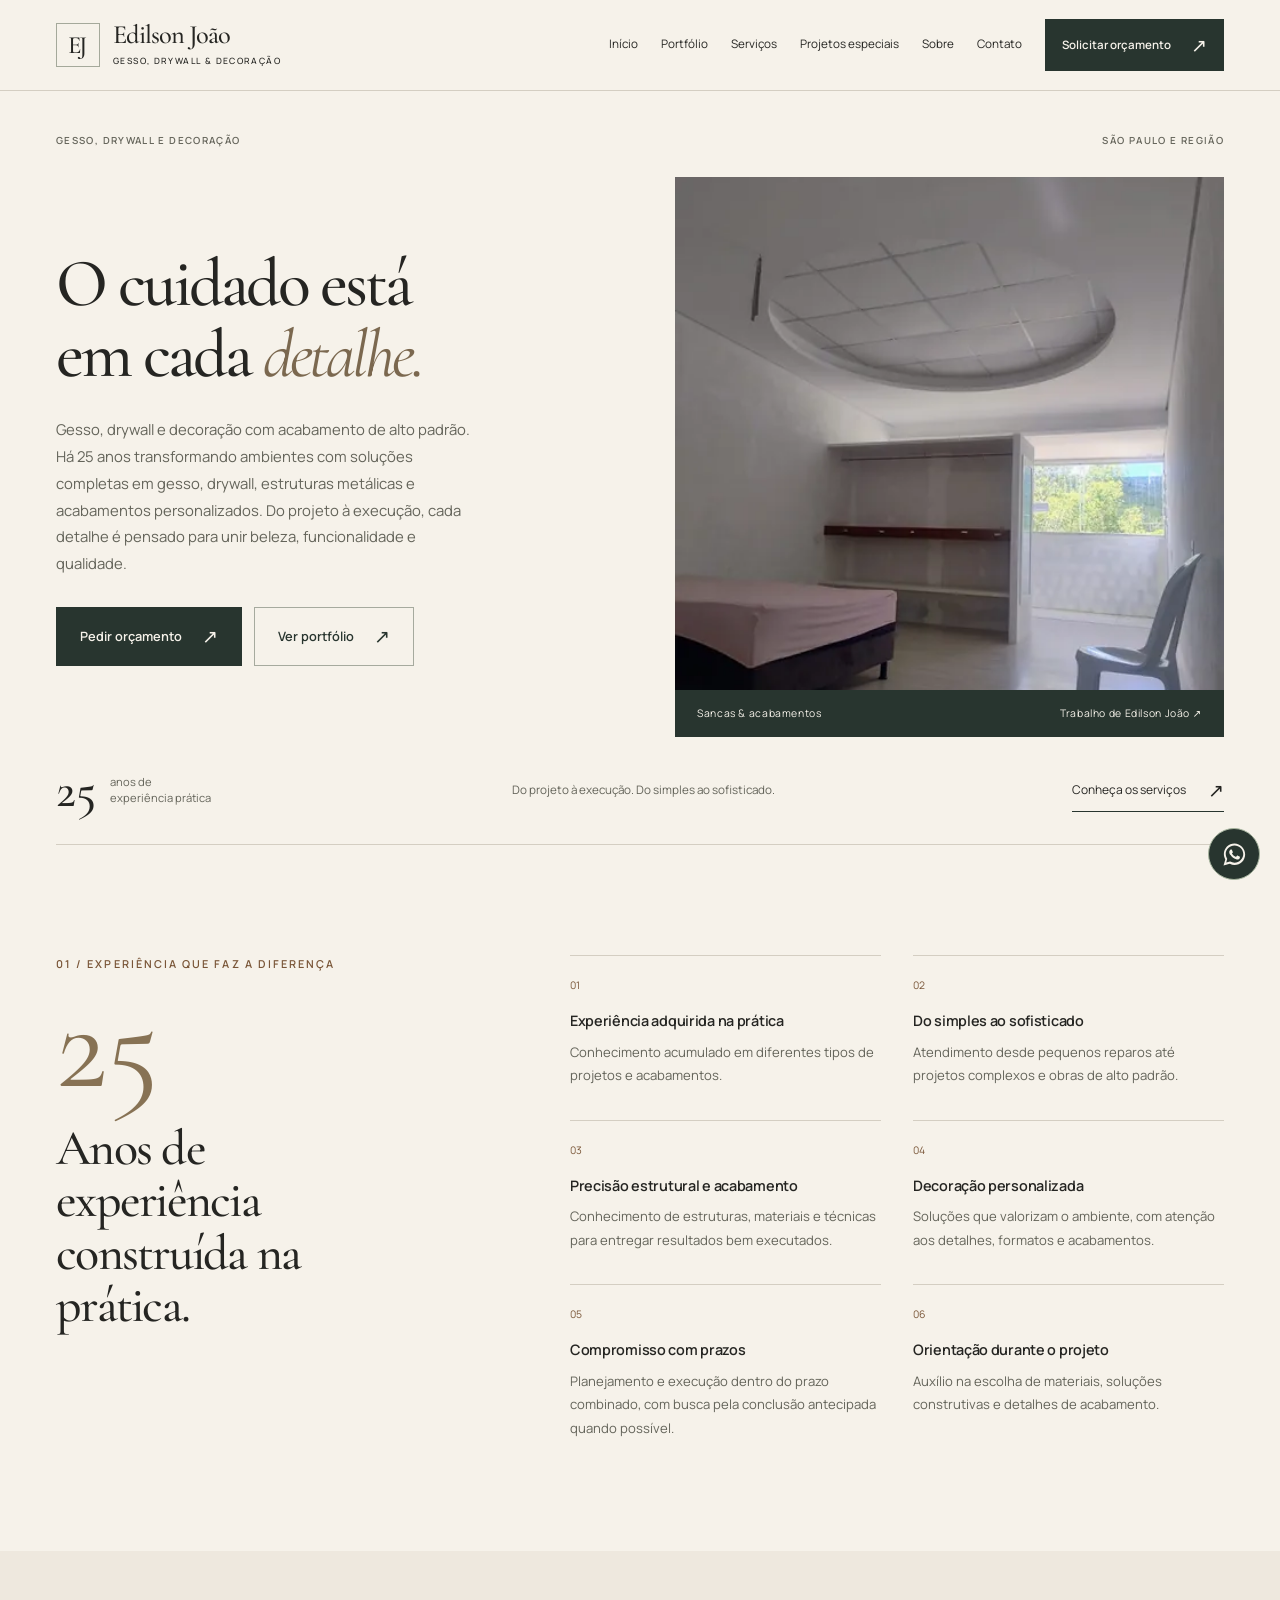
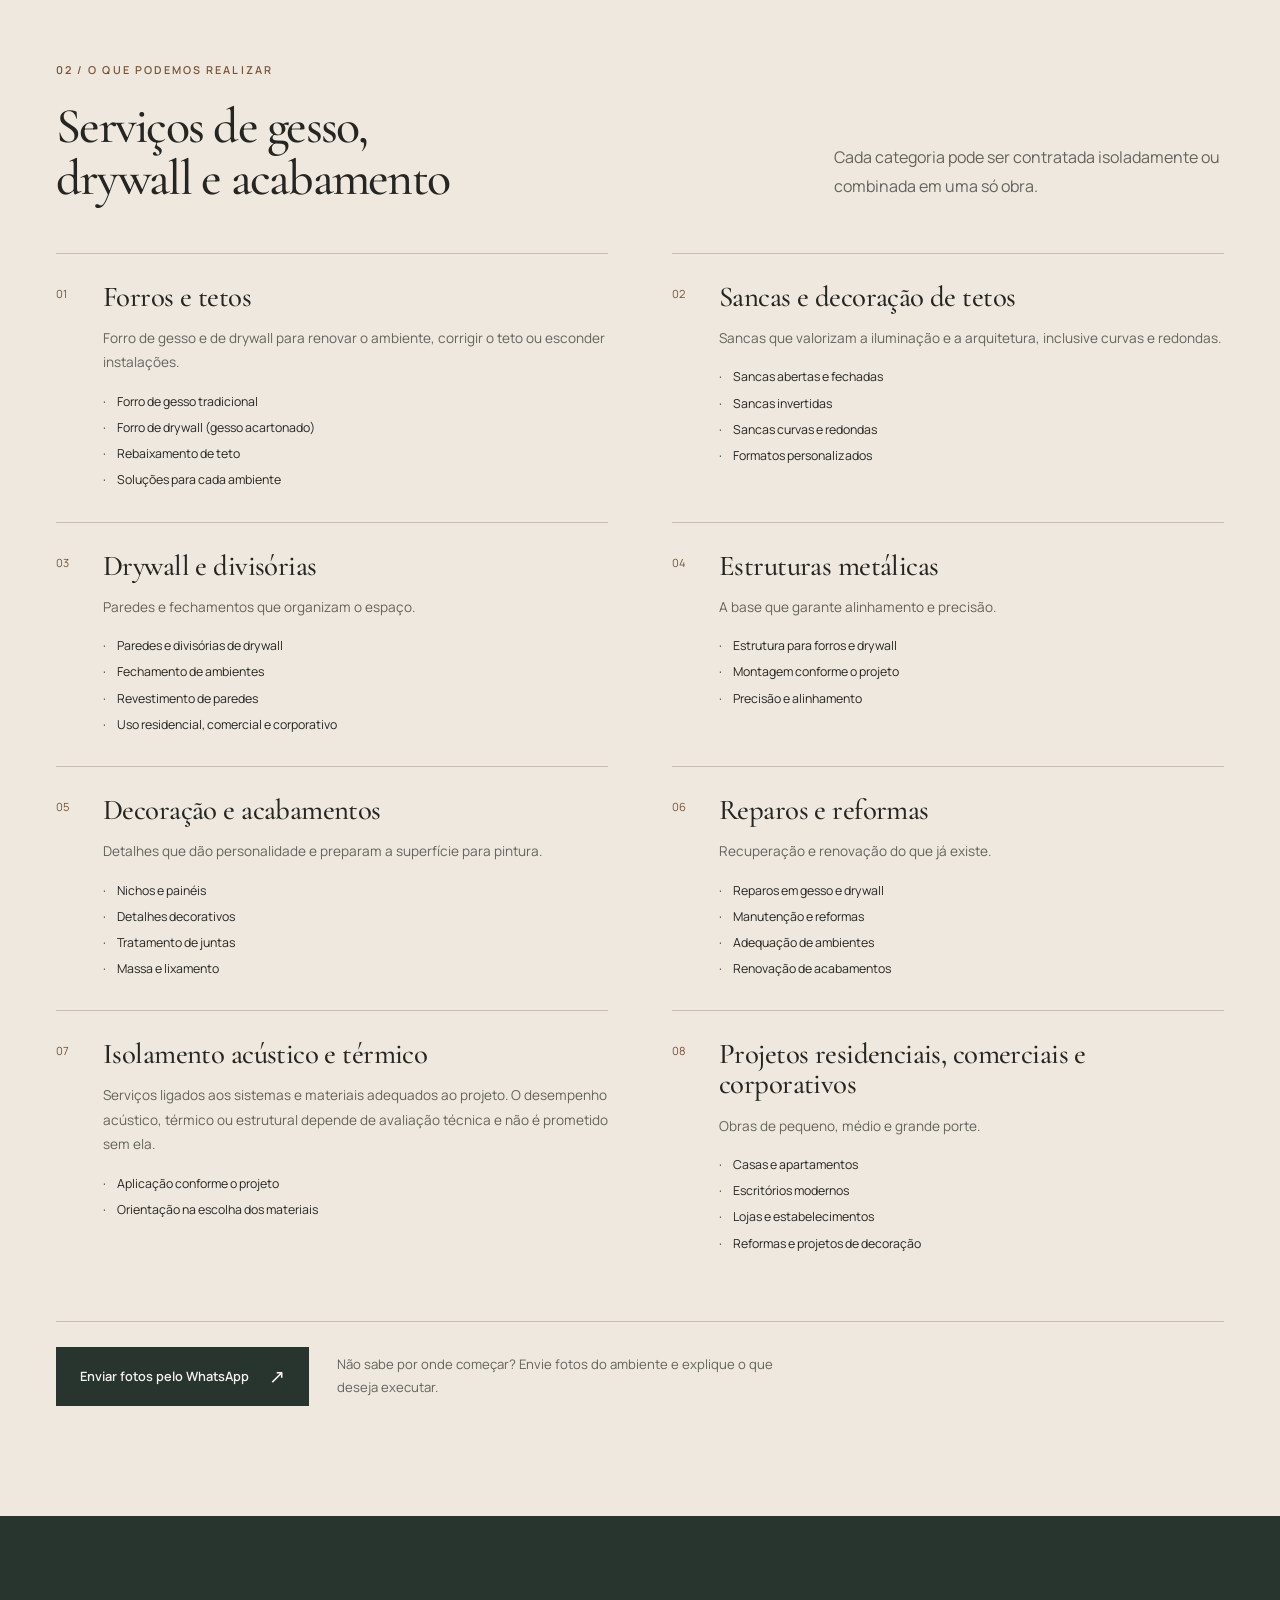
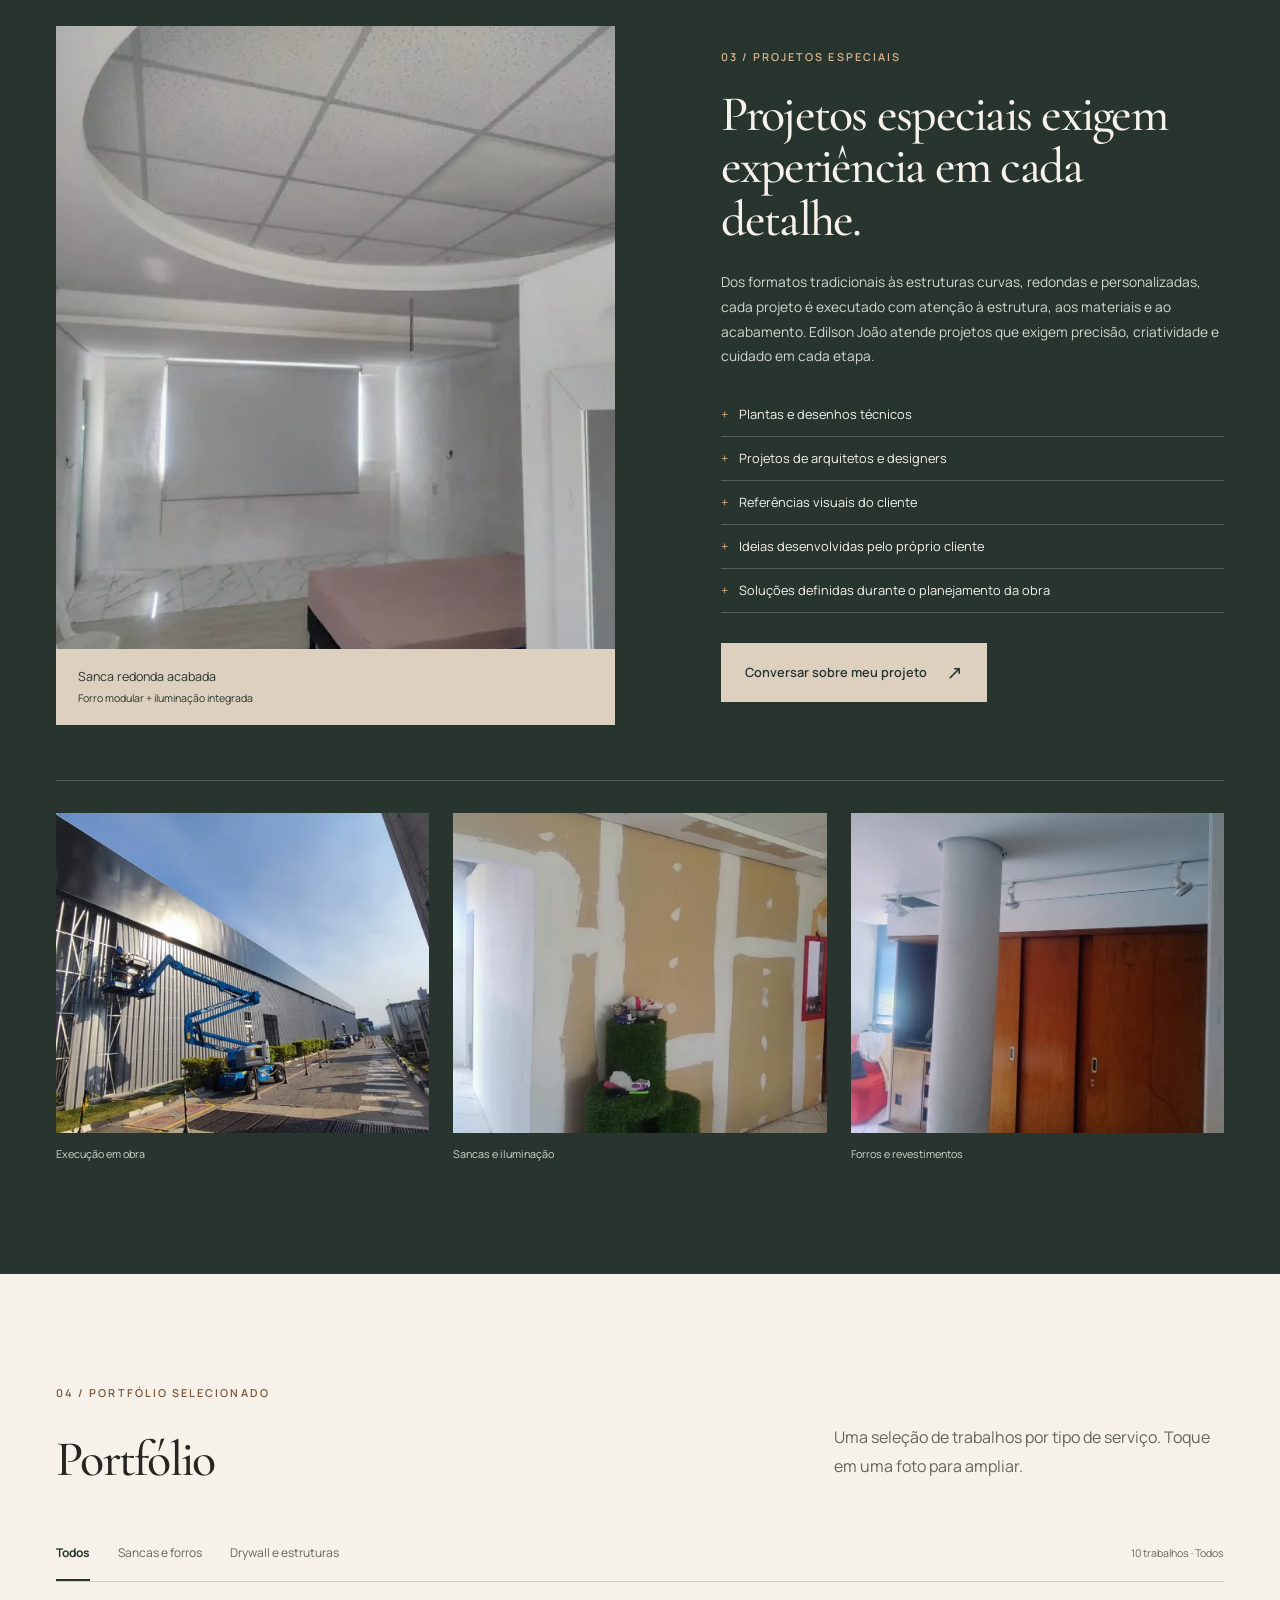
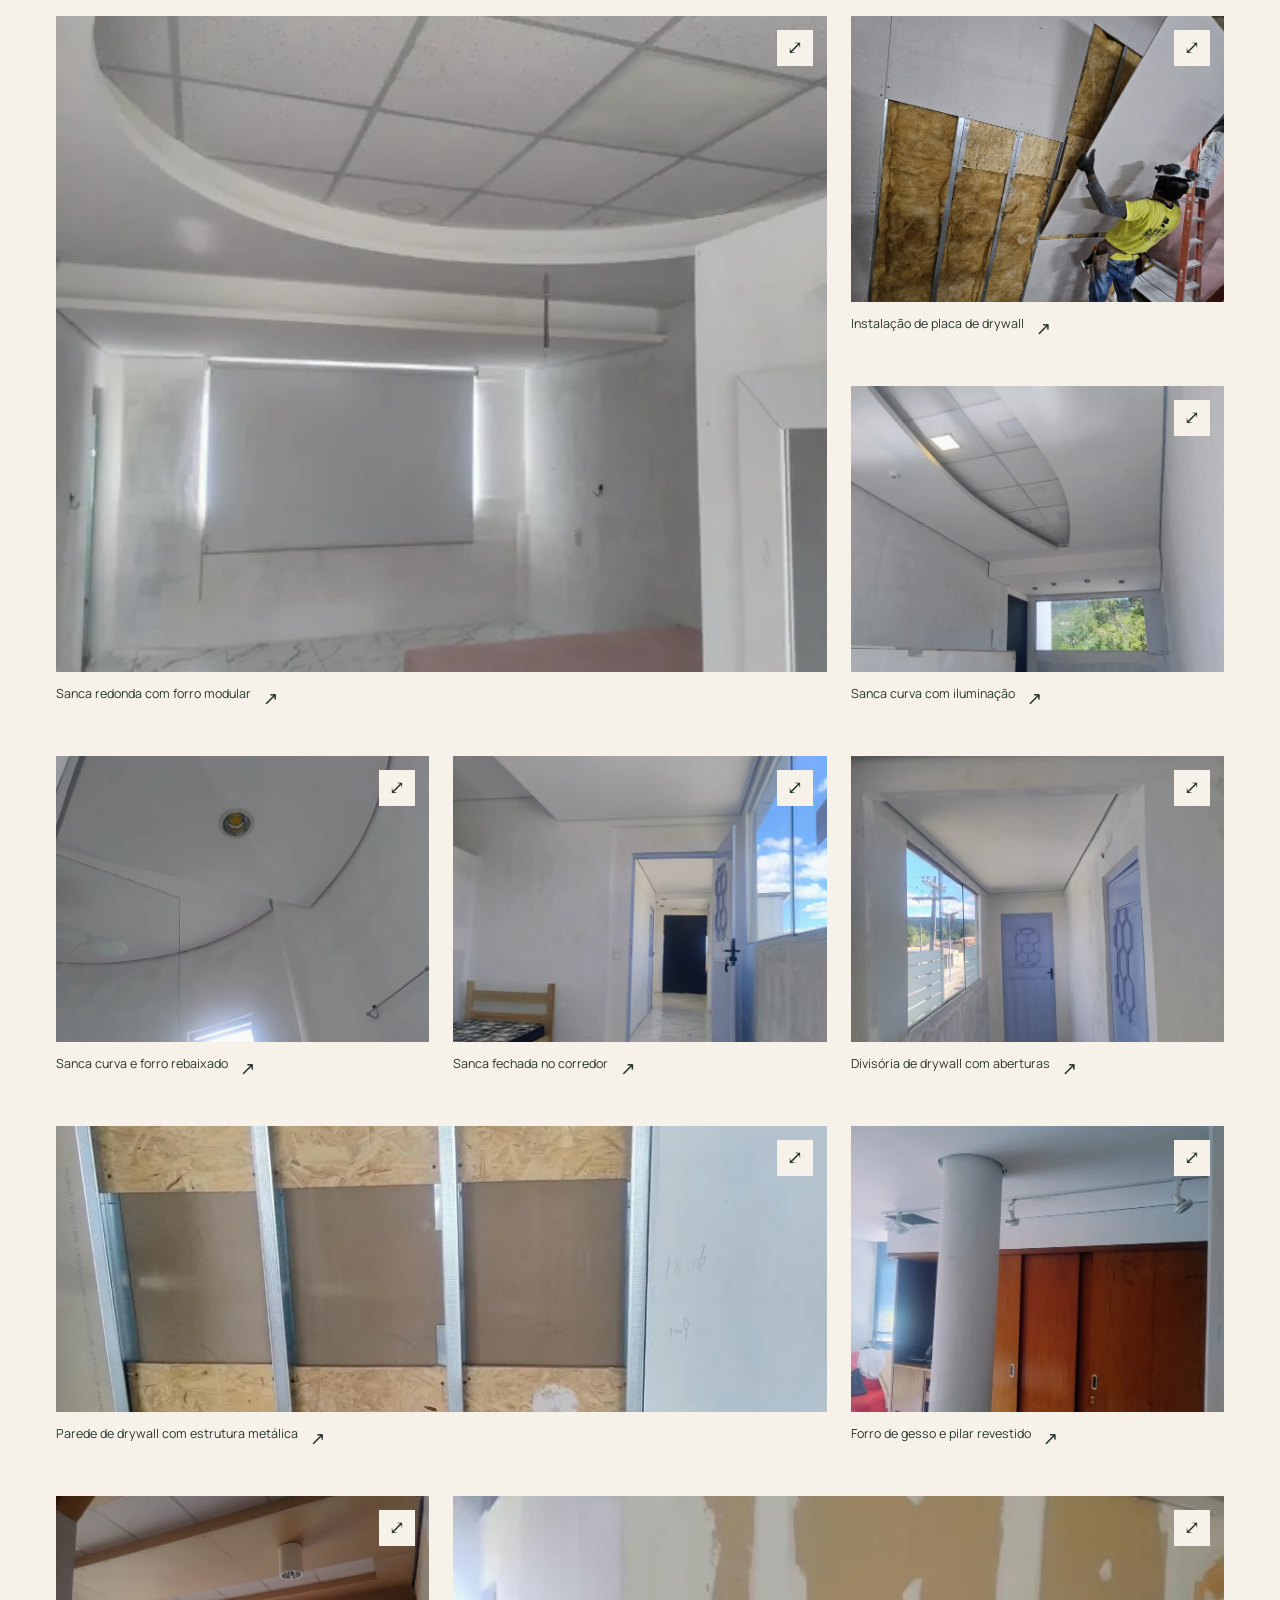
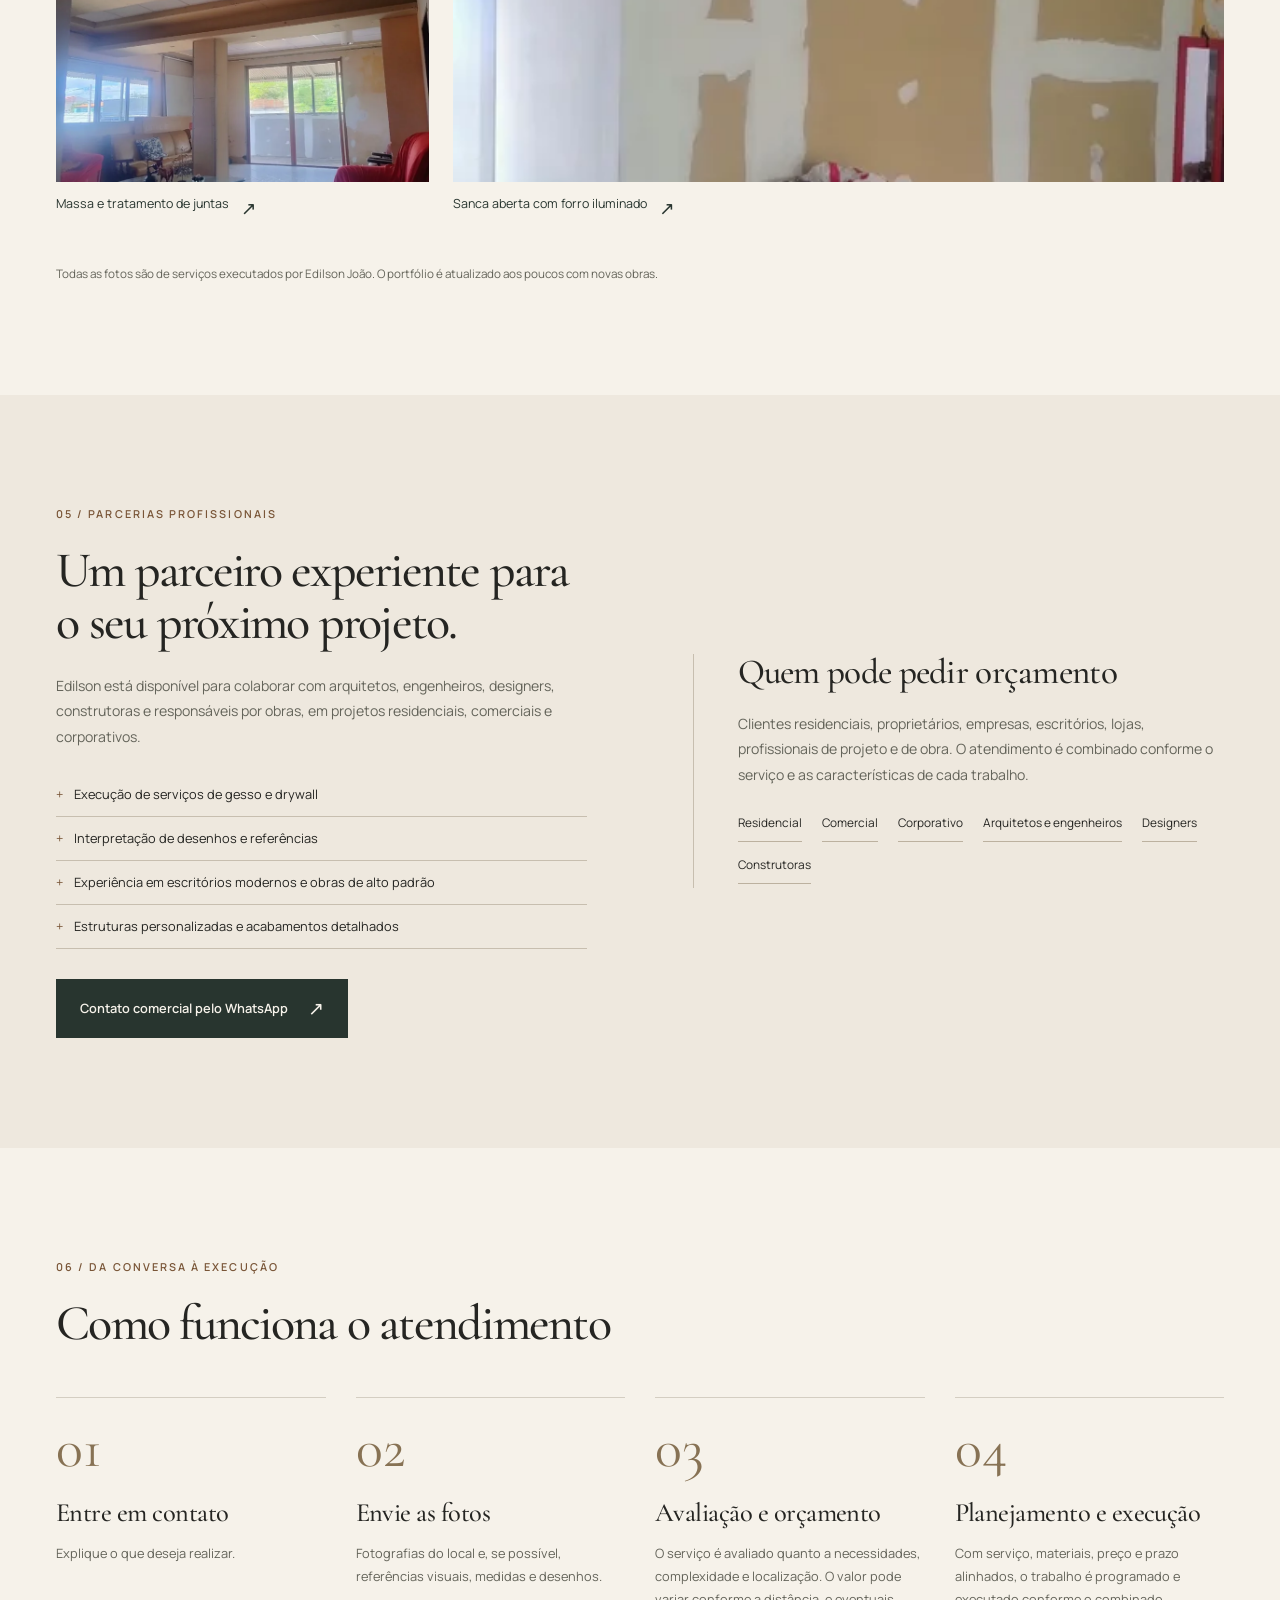
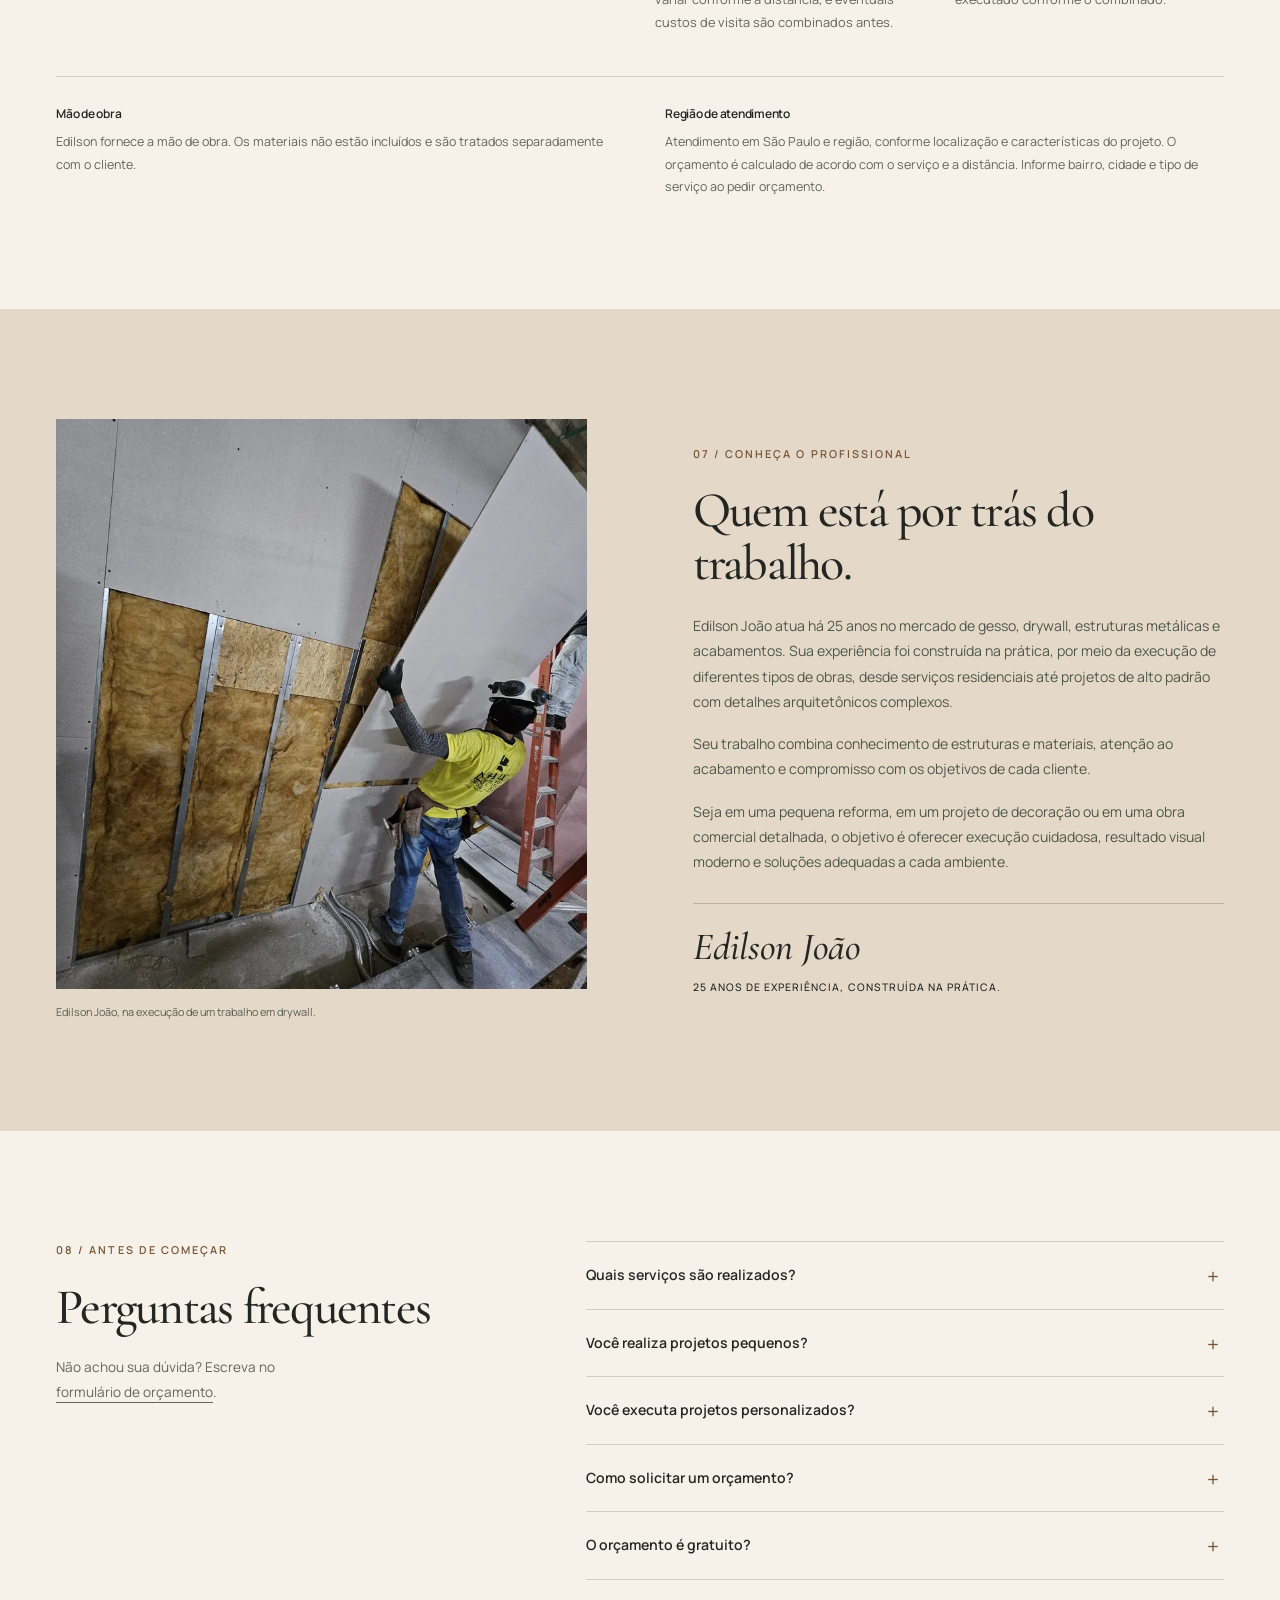
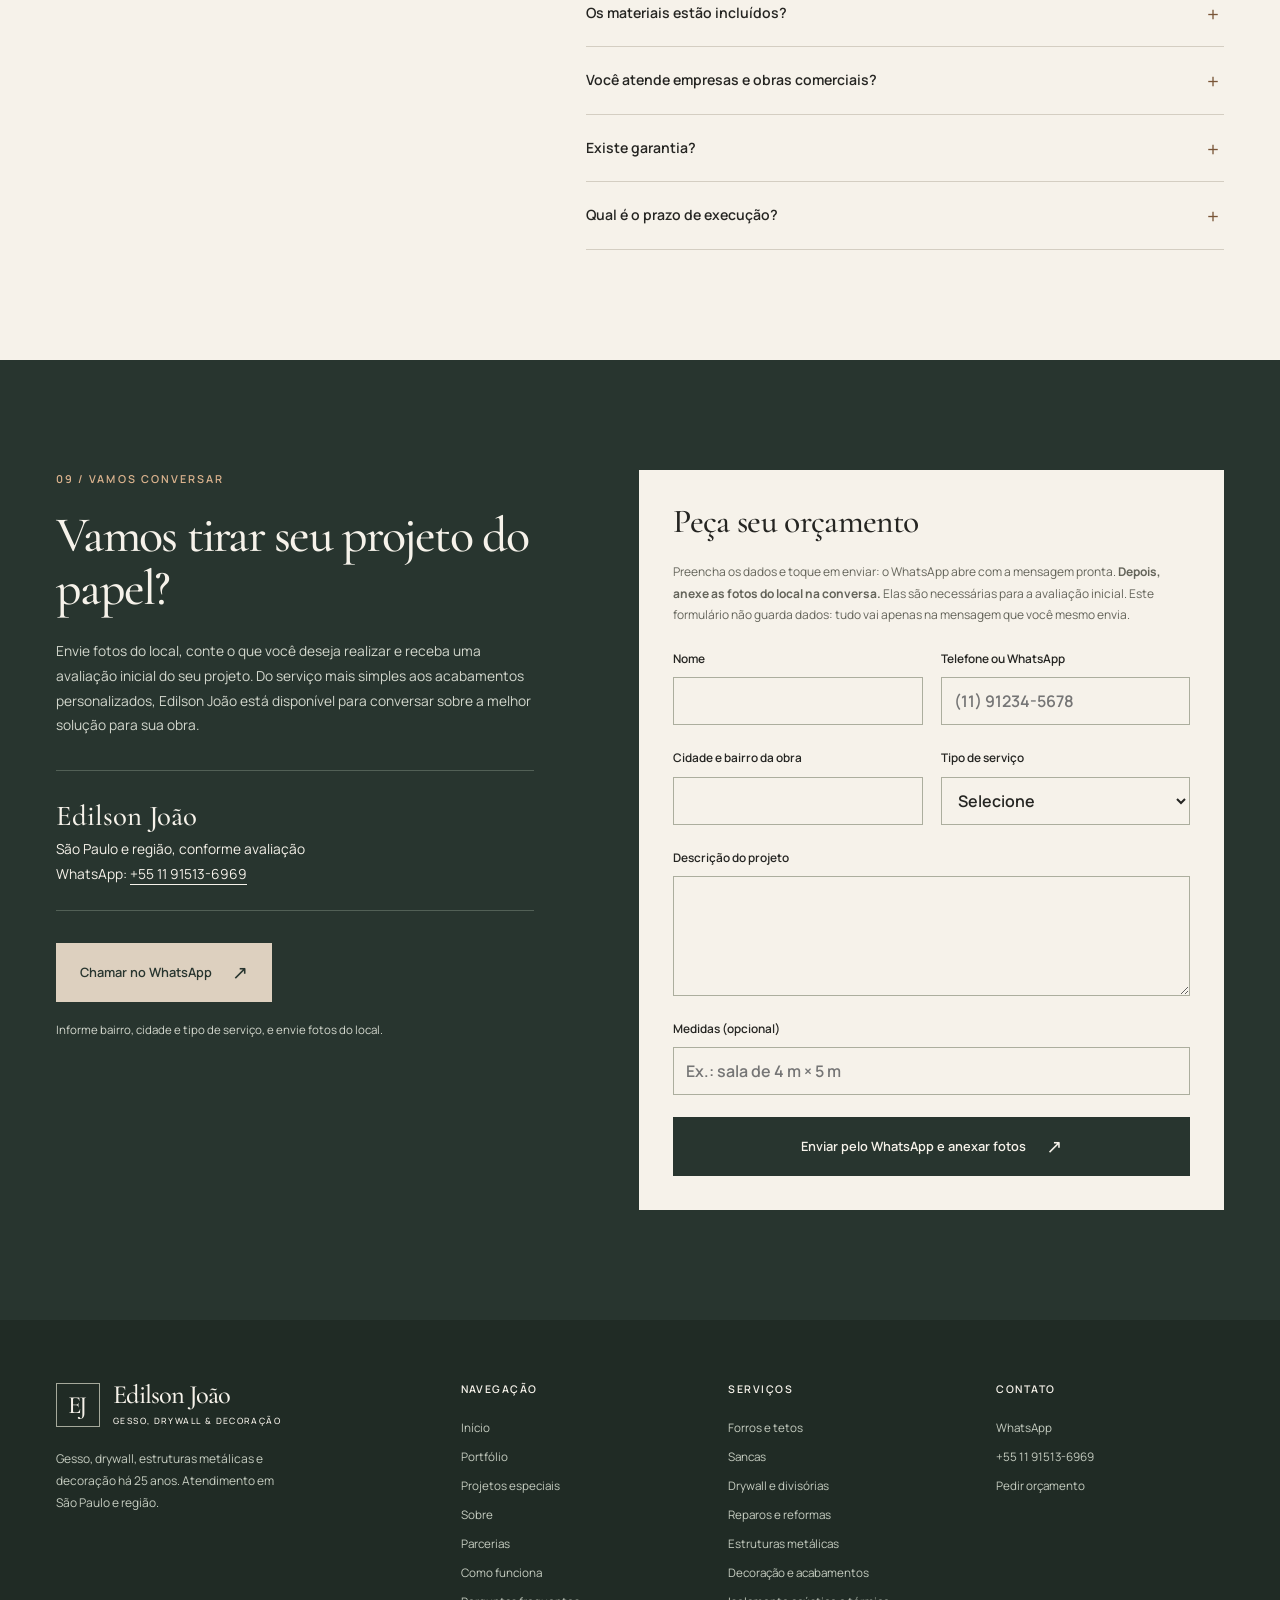
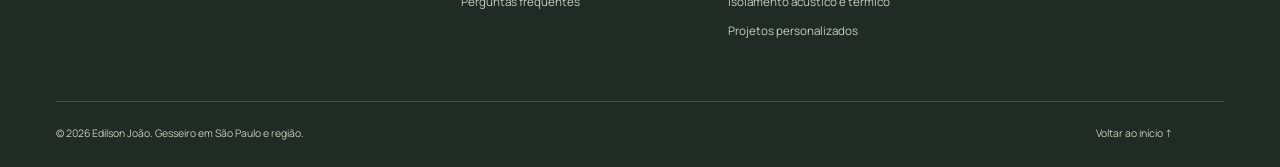
<file: index.html>
<!DOCTYPE html>
<html lang="pt-BR">
<head>
<meta charset="utf-8">
<meta name="viewport" content="width=device-width, initial-scale=1, viewport-fit=cover">
<title>Edilson João | Gesseiro em São Paulo: gesso, drywall e decoração</title>
<meta name="description" content="Gesseiro em São Paulo com 25 anos de experiência: forro de gesso, drywall, sancas curvas e redondas, estruturas metálicas e acabamento de alto padrão. Peça orçamento pelo WhatsApp.">
<meta name="google-site-verification" content="G2IhHw0FvsxwAyrcIK10YuHoF_CCWklLgZLGFNMYybM" />
<meta name="theme-color" content="#28352f">
<link rel="canonical" href="https://jonasmenezes-dev.github.io/edilson-joao-portfolio/">
<link rel="icon" type="image/svg+xml" href="assets/favicon.svg">
<meta property="og:type" content="website">
<meta property="og:locale" content="pt_BR">
<meta property="og:site_name" content="Edilson João">
<meta property="og:title" content="Edilson João | Gesso, drywall e decoração em São Paulo">
<meta property="og:description" content="25 anos de experiência em gesso, drywall, sancas, estruturas metálicas e acabamentos em São Paulo e região. Solicite um orçamento pelo WhatsApp.">
<meta property="og:url" content="https://jonasmenezes-dev.github.io/edilson-joao-portfolio/">
<meta property="og:image" content="https://jonasmenezes-dev.github.io/edilson-joao-portfolio/assets/instalacao-drywall-estrutura-metalica-1600.webp">
<meta property="og:image:alt" content="Instalação de placa de drywall em estrutura metálica">
<meta name="twitter:card" content="summary_large_image">
<meta name="twitter:title" content="Edilson João | Gesso, drywall e decoração em São Paulo">
<meta name="twitter:description" content="25 anos de experiência em gesso, drywall, sancas, estruturas metálicas e acabamentos em São Paulo e região.">
<meta name="twitter:image" content="https://jonasmenezes-dev.github.io/edilson-joao-portfolio/assets/instalacao-drywall-estrutura-metalica-1600.webp">
<link rel="preconnect" href="https://fonts.googleapis.com">
<link rel="preconnect" href="https://fonts.gstatic.com" crossorigin>
<link href="https://fonts.googleapis.com/css2?family=Cormorant+Garamond:ital,wght@0,400;0,500;0,600;1,400;1,500&family=Manrope:wght@400;500;600;700&display=swap" rel="stylesheet">
<script type="application/ld+json">{"@context":"https://schema.org","@type":"Person","name":"Edilson João","jobTitle":"Gesseiro e profissional de drywall","description":"Profissional com 25 anos de experiência em gesso, drywall, estruturas metálicas, sancas e acabamentos, com atendimento em São Paulo e região.","telephone":"+55 11 91513-6969","url":"https://jonasmenezes-dev.github.io/edilson-joao-portfolio/","areaServed":"São Paulo e região","knowsAbout":["Gesso e forros","Drywall e divisórias","Sancas e decoração de tetos","Estruturas metálicas","Reparos e acabamentos"]}</script>
<script>document.documentElement.classList.add("js")</script>
<link rel="stylesheet" href="assets/styles.css">
</head>
<body>
<a class="skip-link" href="#conteudo">Pular para o conteúdo principal</a>
<header id="top">
<div class="wrap nav">
<a class="brand" href="#inicio"><span class="mark" aria-hidden="true">EJ</span><span class="brand-name">Edilson João<small>Gesso, drywall &amp; decoração</small></span></a>
<button class="burger" aria-label="Abrir menu" aria-expanded="false" aria-controls="menu" type="button"><span aria-hidden="true"></span><span aria-hidden="true"></span></button>
<nav aria-label="Principal"><ul id="menu">
<li><a href="#inicio">Início</a></li><li><a href="#portfolio">Portfólio</a></li><li><a href="#servicos">Serviços</a></li><li><a href="#especiais">Projetos especiais</a></li><li><a href="#sobre">Sobre</a></li><li><a href="#contato">Contato</a></li>
<li><a class="btn wa" data-msg="geral" href="https://wa.me/5511915136969">Solicitar orçamento</a></li>
</ul></nav>
</div>
</header>

<main id="conteudo" tabindex="-1">
<section class="hero" id="inicio" aria-labelledby="hero-title">
<div class="wrap hero-meta"><p class="eyebrow">Gesso, drywall e decoração</p><p class="eyebrow">São Paulo e região</p></div>
<div class="wrap hero-grid">
<div class="hero-copy">
<h1 id="hero-title">O cuidado está<br>em cada <em>detalhe.</em></h1>
<p class="sub">Gesso, drywall e decoração com acabamento de alto padrão. Há 25 anos transformando ambientes com soluções completas em gesso, drywall, estruturas metálicas e acabamentos personalizados. Do projeto à execução, cada detalhe é pensado para unir beleza, funcionalidade e qualidade.</p>
<div class="row in-up" style="--d:.3s"><a class="btn wa" data-msg="geral" href="https://wa.me/5511915136969">Pedir orçamento</a><a class="btn ghost" href="#portfolio">Ver portfólio</a></div>
</div>
<div class="art has-img">
<picture>
<source media="(max-width:640px)" srcset="assets/sanca-redonda-ponto-luz-480.webp">
<img src="assets/sanca-redonda-ponto-luz-800.webp" alt="Sanca redonda em gesso com iluminação, executada por Edilson João" loading="eager" fetchpriority="high" decoding="async" width="800" height="1063">
</picture>
<div class="photo-label"><span>Sancas &amp; acabamentos</span><span>Trabalho de Edilson João ↗</span></div>
</div>
</div>
<div class="wrap hero-foot">
<div class="yr"><b id="cnt">25</b><span>anos de experiência prática</span></div>
<p>Do projeto à execução. Do simples ao sofisticado.</p>
<a class="text-link" href="#servicos">Conheça os serviços</a>
</div>
</section>



<section id="diferenciais" aria-labelledby="dif-t">
<div class="wrap dif-grid">
<div class="rv"><span class="eyebrow">01 / Experiência que faz a diferença</span><p class="big" aria-hidden="true">25</p><h2 id="dif-t">Anos de experiência construída na prática.</h2></div>
<div class="dl">
<div class="rv"><h3>Experiência adquirida na prática</h3><p>Conhecimento acumulado em diferentes tipos de projetos e acabamentos.</p></div>
<div class="rv" style="--d:.08s"><h3>Do simples ao sofisticado</h3><p>Atendimento desde pequenos reparos até projetos complexos e obras de alto padrão.</p></div>
<div class="rv"><h3>Precisão estrutural e acabamento</h3><p>Conhecimento de estruturas, materiais e técnicas para entregar resultados bem executados.</p></div>
<div class="rv" style="--d:.08s"><h3>Decoração personalizada</h3><p>Soluções que valorizam o ambiente, com atenção aos detalhes, formatos e acabamentos.</p></div>
<div class="rv"><h3>Compromisso com prazos</h3><p>Planejamento e execução dentro do prazo combinado, com busca pela conclusão antecipada quando possível.</p></div>
<div class="rv" style="--d:.08s"><h3>Orientação durante o projeto</h3><p>Auxílio na escolha de materiais, soluções construtivas e detalhes de acabamento.</p></div>
</div>
</div>
</section>

<section class="ice" id="servicos" aria-labelledby="sv-t">
<div class="wrap">
<span class="eyebrow">02 / O que podemos realizar</span><div class="section-heading"><div><h2 id="sv-t" class="rv">Serviços de gesso, drywall e acabamento</h2></div><p class="sub rv">Cada categoria pode ser contratada isoladamente ou combinada em uma só obra.</p></div>
<div class="sg">
<article class="svc s7 k rv"><span class="ic" aria-hidden="true"><svg viewBox="0 0 24 24"><path d="M3 5h18v4H3z"/><path d="M7 9v5M12 9v8M17 9v5"/></svg></span><h3>Forros e tetos</h3><p>Forro de gesso e de drywall para renovar o ambiente, corrigir o teto ou esconder instalações.</p><ul><li>Forro de gesso tradicional</li><li>Forro de drywall (gesso acartonado)</li><li>Rebaixamento de teto</li><li>Soluções para cada ambiente</li></ul></article>
<article class="svc s5 rv" style="--d:.08s"><span class="ic" aria-hidden="true"><svg viewBox="0 0 24 24"><rect x="3" y="5" width="18" height="14" rx="2"/><rect x="7" y="9" width="10" height="6" rx="3"/></svg></span><h3>Sancas e decoração de tetos</h3><p>Sancas que valorizam a iluminação e a arquitetura, inclusive curvas e redondas.</p><ul><li>Sancas abertas e fechadas</li><li>Sancas invertidas</li><li>Sancas curvas e redondas</li><li>Formatos personalizados</li></ul></article>
<article class="svc rv"><span class="ic" aria-hidden="true"><svg viewBox="0 0 24 24"><rect x="3" y="3" width="18" height="18" rx="1"/><path d="M12 3v18M3 9h9M12 15h9"/></svg></span><h3>Drywall e divisórias</h3><p>Paredes e fechamentos que organizam o espaço.</p><ul><li>Paredes e divisórias de drywall</li><li>Fechamento de ambientes</li><li>Revestimento de paredes</li><li>Uso residencial, comercial e corporativo</li></ul></article>
<article class="svc rv" style="--d:.08s"><span class="ic" aria-hidden="true"><svg viewBox="0 0 24 24"><path d="M5 3v18M12 3v18M19 3v18M5 8h14M5 16h14"/></svg></span><h3>Estruturas metálicas</h3><p>A base que garante alinhamento e precisão.</p><ul><li>Estrutura para forros e drywall</li><li>Montagem conforme o projeto</li><li>Precisão e alinhamento</li></ul></article>
<article class="svc rv" style="--d:.16s"><span class="ic" aria-hidden="true"><svg viewBox="0 0 24 24"><path d="M4 20h4L19 9l-4-4L4 16z"/><path d="M13 7l4 4"/></svg></span><h3>Decoração e acabamentos</h3><p>Detalhes que dão personalidade e preparam a superfície para pintura.</p><ul><li>Nichos e painéis</li><li>Detalhes decorativos</li><li>Tratamento de juntas</li><li>Massa e lixamento</li></ul></article>
<article class="svc s5 rv"><span class="ic" aria-hidden="true"><svg viewBox="0 0 24 24"><rect x="3" y="3" width="18" height="18" rx="2"/><path d="M12 8v8M8 12h8"/></svg></span><h3>Reparos e reformas</h3><p>Recuperação e renovação do que já existe.</p><ul><li>Reparos em gesso e drywall</li><li>Manutenção e reformas</li><li>Adequação de ambientes</li><li>Renovação de acabamentos</li></ul></article>
<article class="svc s7 rv" style="--d:.08s"><span class="ic" aria-hidden="true"><svg viewBox="0 0 24 24"><path d="M3 7c3-3 6 3 9 0s6 3 9 0M3 13c3-3 6 3 9 0s6 3 9 0M3 19c3-3 6 3 9 0s6 3 9 0"/></svg></span><h3>Isolamento acústico e térmico</h3><p>Serviços ligados aos sistemas e materiais adequados ao projeto. O desempenho acústico, térmico ou estrutural depende de avaliação técnica e não é prometido sem ela.</p><ul><li>Aplicação conforme o projeto</li><li>Orientação na escolha dos materiais</li></ul></article>
<article class="svc s12 k rv"><span class="ic" aria-hidden="true"><svg viewBox="0 0 24 24"><path d="M4 21V6l8-3 8 3v15"/><path d="M9 10h2M13 10h2M9 14h2M13 14h2M10 21v-3h4v3"/></svg></span><h3>Projetos residenciais, comerciais e corporativos</h3><p>Obras de pequeno, médio e grande porte.</p><ul><li>Casas e apartamentos</li><li>Escritórios modernos</li><li>Lojas e estabelecimentos</li><li>Reformas e projetos de decoração</li></ul></article>
</div>
<div class="cta-line rv"><a class="btn wa" data-msg="geral" href="https://wa.me/5511915136969">Enviar fotos pelo WhatsApp</a><p>Não sabe por onde começar? Envie fotos do ambiente e explique o que deseja executar.</p></div>
</div>
</section>

<section class="dark" id="especiais" aria-labelledby="esp-t">
<div class="wrap">
<div class="sp">
<div class="rv">
<span class="eyebrow">03 / Projetos especiais</span><h2 id="esp-t">Projetos especiais exigem experiência em cada detalhe.</h2>
<p>Dos formatos tradicionais às estruturas curvas, redondas e personalizadas, cada projeto é executado com atenção à estrutura, aos materiais e ao acabamento. Edilson João atende projetos que exigem precisão, criatividade e cuidado em cada etapa.</p>
<ul class="list"><li>Plantas e desenhos técnicos</li><li>Projetos de arquitetos e designers</li><li>Referências visuais do cliente</li><li>Ideias desenvolvidas pelo próprio cliente</li><li>Soluções definidas durante o planejamento da obra</li></ul>
<a class="btn light wa" data-msg="especial" href="https://wa.me/5511915136969">Conversar sobre meu projeto</a>
</div>
<div class="art img rv" style="--d:.15s">
<picture>
<source media="(max-width:640px)" srcset="assets/sanca-redonda-forro-placas-480.webp">
<img src="assets/sanca-redonda-forro-placas-800.webp" alt="Sanca redonda em gesso executada por Edilson João, com forro modular iluminado e acabamento concluído" loading="lazy" decoding="async" width="800" height="1063">
</picture>
<div class="art-cap">Sanca redonda acabada<span>Forro modular + iluminação integrada</span></div>
</div>
</div>
<div class="wide rv" id="wide-ph">
<figure><picture>
<source media="(max-width:640px)" srcset="assets/fachada-edificio-em-execucao-480.webp">
<img src="assets/fachada-edificio-em-execucao-800.webp" alt="Fachada de edifício de alto padrão em execução, com andaimes" loading="lazy" decoding="async" width="800" height="1066">
</picture><figcaption>Execução em obra</figcaption></figure>
<figure><picture>
<source media="(max-width:640px)" srcset="assets/sanca-aberta-forro-iluminado-480.webp">
<img src="assets/sanca-aberta-forro-iluminado-800.webp" alt="Sanca aberta em gesso com forro central iluminado sobre a área de convivência" loading="lazy" decoding="async" width="800" height="1062">
</picture><figcaption>Sancas e iluminação</figcaption></figure>
<figure><picture>
<source media="(max-width:640px)" srcset="assets/forro-pilar-trilho-luz-480.webp">
<img src="assets/forro-pilar-trilho-luz-800.webp" alt="Forro de gesso com trilho de iluminação e pilar revestido" loading="lazy" decoding="async" width="800" height="1063">
</picture><figcaption>Forros e revestimentos</figcaption></figure>
</div>
</div>
</section>

<section class="ice" id="portfolio" aria-labelledby="pf-t">
<div class="wrap">
<span class="eyebrow">04 / Portfólio selecionado</span><div class="section-heading"><div><h2 id="pf-t" class="rv">Portfólio</h2></div><p class="sub rv">Uma seleção de trabalhos por tipo de serviço. Toque em uma foto para ampliar.</p></div>
<div class="portfolio-tools"><div class="filters" role="group" aria-label="Filtrar por categoria"></div><p class="gallery-count" id="gallery-count" role="status" aria-live="polite"></p></div>
<div class="gallery" aria-label="Trabalhos realizados"></div><noscript><p>Para filtrar e ampliar as fotos, ative o JavaScript. <a href="assets/sanca-redonda-forro-placas-800.webp">Ver foto de sanca redonda</a> ou <a href="assets/instalacao-drywall-estrutura-metalica-1600.webp">ver trabalho em drywall</a>.</p></noscript>
<p class="note">Todas as fotos são de serviços executados por Edilson João. O portfólio é atualizado aos poucos com novas obras.</p>
</div>
<dialog id="lb" aria-label="Foto ampliada">
<button type="button" class="lb-x" aria-label="Fechar">✕</button>
<button type="button" class="lb-nav lb-prev" aria-label="Foto anterior">‹</button>
<figure><img alt=""><figcaption><b id="lb-t"></b><span id="lb-n" aria-live="polite"></span></figcaption></figure>
<button type="button" class="lb-nav lb-next" aria-label="Próxima foto">›</button>
</dialog>
</section>

<section class="ice" id="parcerias" aria-labelledby="emp-t">
<div class="wrap split">
<div class="rv">
<span class="eyebrow">05 / Parcerias profissionais</span><h2 id="emp-t">Um parceiro experiente para o seu próximo projeto.</h2>
<p>Edilson está disponível para colaborar com arquitetos, engenheiros, designers, construtoras e responsáveis por obras, em projetos residenciais, comerciais e corporativos.</p>
<ul class="list"><li>Execução de serviços de gesso e drywall</li><li>Interpretação de desenhos e referências</li><li>Experiência em escritórios modernos e obras de alto padrão</li><li>Estruturas personalizadas e acabamentos detalhados</li></ul>
<a class="btn wa" data-msg="empresa" href="https://wa.me/5511915136969">Contato comercial pelo WhatsApp</a>
</div>
<div class="partner-side rv"><h3>Quem pode pedir orçamento</h3><p>Clientes residenciais, proprietários, empresas, escritórios, lojas, profissionais de projeto e de obra. O atendimento é combinado conforme o serviço e as características de cada trabalho.</p>
<span class="pill">Residencial</span><span class="pill">Comercial</span><span class="pill">Corporativo</span><span class="pill">Arquitetos e engenheiros</span><span class="pill">Designers</span><span class="pill">Construtoras</span></div>
</div>
</section>

<section id="como-funciona" aria-labelledby="como-t">
<div class="wrap">
<span class="eyebrow">06 / Da conversa à execução</span><h2 id="como-t" class="rv h-sm">Como funciona o atendimento</h2>
<ol class="steps">
<li class="rv"><h3>Entre em contato</h3><p>Explique o que deseja realizar.</p></li>
<li class="rv" style="--d:.1s"><h3>Envie as fotos</h3><p>Fotografias do local e, se possível, referências visuais, medidas e desenhos.</p></li>
<li class="rv" style="--d:.2s"><h3>Avaliação e orçamento</h3><p>O serviço é avaliado quanto a necessidades, complexidade e localização. O valor pode variar conforme a distância, e eventuais custos de visita são combinados antes.</p></li>
<li class="rv" style="--d:.3s"><h3>Planejamento e execução</h3><p>Com serviço, materiais, preço e prazo alinhados, o trabalho é programado e executado conforme o combinado.</p></li>
</ol>
<div class="info rv">
<div><h3>Mão de obra</h3><p>Edilson fornece a mão de obra. Os materiais não estão incluídos e são tratados separadamente com o cliente.</p></div>
<div><h3>Região de atendimento</h3><p>Atendimento em São Paulo e região, conforme localização e características do projeto. O orçamento é calculado de acordo com o serviço e a distância. Informe bairro, cidade e tipo de serviço ao pedir orçamento.</p></div>
</div>
</div>
</section>

<section class="ice" id="sobre" aria-labelledby="sb-t">
<div class="wrap split">
<figure class="ph-box rv" id="about-ph"><picture><source media="(max-width:640px)" srcset="assets/instalacao-drywall-estrutura-metalica-480.webp"><img src="assets/instalacao-drywall-estrutura-metalica-800.webp" alt="Edilson João instalando placa de gesso acartonado em parede com estrutura metálica" loading="lazy" decoding="async" width="800" height="1067"></picture><figcaption>Edilson João, na execução de um trabalho em drywall.</figcaption></figure>
<div class="rv" style="--d:.12s">
<span class="eyebrow">07 / Conheça o profissional</span><h2 id="sb-t">Quem está por trás do trabalho.</h2>
<p>Edilson João atua há 25 anos no mercado de gesso, drywall, estruturas metálicas e acabamentos. Sua experiência foi construída na prática, por meio da execução de diferentes tipos de obras, desde serviços residenciais até projetos de alto padrão com detalhes arquitetônicos complexos.</p>
<p>Seu trabalho combina conhecimento de estruturas e materiais, atenção ao acabamento e compromisso com os objetivos de cada cliente.</p>
<p>Seja em uma pequena reforma, em um projeto de decoração ou em uma obra comercial detalhada, o objetivo é oferecer execução cuidadosa, resultado visual moderno e soluções adequadas a cada ambiente.</p><span class="signature">Edilson João<small>25 anos de experiência, construída na prática.</small></span>
</div>
</div>
</section>

<section id="perguntas" aria-labelledby="faq-t">
<div class="wrap faq">
<div class="faq-side rv"><span class="eyebrow">08 / Antes de começar</span><h2 id="faq-t" class="h-sm">Perguntas frequentes</h2><p>Não achou sua dúvida? Escreva no <a href="#contato">formulário de orçamento</a>.</p></div>
<div class="rv">
<details><summary>Quais serviços são realizados?</summary><p>Forros de gesso, drywall, sancas, estruturas metálicas, divisórias, decoração, acabamentos, reparos, reformas e projetos personalizados.</p></details>
<details><summary>Você realiza projetos pequenos?</summary><p>Sim. O atendimento contempla serviços pequenos e grandes, de acordo com as características do trabalho.</p></details>
<details><summary>Você executa projetos personalizados?</summary><p>Sim. É possível trabalhar com desenhos técnicos, projetos de profissionais, referências visuais e ideias dos próprios clientes.</p></details>
<details><summary>Como solicitar um orçamento?</summary><p>Entre em contato pelo WhatsApp e envie fotografias do local, uma descrição do serviço e a cidade ou região onde será executado.</p></details>
<details><summary>O orçamento é gratuito?</summary><p>O valor é avaliado conforme o serviço e a distância. Eventuais custos de visita devem ser combinados previamente.</p></details>
<details><summary>Os materiais estão incluídos?</summary><p>Não. Edilson fornece a mão de obra, e o fornecimento dos materiais deve ser combinado separadamente.</p></details>
<details><summary>Você atende empresas e obras comerciais?</summary><p>Sim. O atendimento contempla clientes residenciais, empresas e projetos comerciais e corporativos.</p></details>
<details><summary>Existe garantia?</summary><p>Há garantia relacionada à qualidade de execução, ao funcionamento e à durabilidade do serviço, conforme as condições acordadas para cada trabalho. Os termos e limites são informados antes da contratação.</p></details>
<details><summary>Qual é o prazo de execução?</summary><p>Depende do tipo de serviço e da complexidade do projeto. O cronograma é alinhado durante o orçamento.</p></details>
</div>
</div>
</section>

<section class="contact dark" id="contato" aria-labelledby="ct-t">
<div class="wrap contact-grid">
<div class="rv">
<span class="eyebrow">09 / Vamos conversar</span><h2 id="ct-t" class="big2">Vamos tirar seu projeto do papel?</h2>
<p>Envie fotos do local, conte o que você deseja realizar e receba uma avaliação inicial do seu projeto. Do serviço mais simples aos acabamentos personalizados, Edilson João está disponível para conversar sobre a melhor solução para sua obra.</p>
<p class="ci"><strong>Edilson João</strong><br>São Paulo e região, conforme avaliação<br>WhatsApp: <a href="tel:+5511915136969">+55 11 91513-6969</a></p>
<a class="btn light wa" data-msg="geral" href="https://wa.me/5511915136969">Chamar no WhatsApp</a>
<p class="contact-hint">Informe bairro, cidade e tipo de serviço, e envie fotos do local.</p>
</div>
<form class="orc rv" id="orc" novalidate aria-label="Pedir orçamento" aria-describedby="form-help">
<h3>Peça seu orçamento</h3>
<p class="alert" id="form-help">Preencha os dados e toque em enviar: o WhatsApp abre com a mensagem pronta. <strong>Depois, anexe as fotos do local na conversa.</strong> Elas são necessárias para a avaliação inicial. Este formulário não guarda dados: tudo vai apenas na mensagem que você mesmo envia.</p>
<div class="two"><label>Nome<input name="nome" autocomplete="name" required></label>
<label>Telefone ou WhatsApp<input name="tel" type="tel" inputmode="tel" placeholder="(11) 91234-5678" autocomplete="tel" required></label></div>
<div class="two"><label>Cidade e bairro da obra<input name="local" autocomplete="address-level2" required></label>
<label>Tipo de serviço<select name="servico" required><option value="">Selecione</option><option>Forro de gesso ou drywall</option><option>Sanca</option><option>Divisória ou parede de drywall</option><option>Estrutura metálica</option><option>Decoração e acabamento</option><option>Reparo ou reforma</option><option>Isolamento acústico ou térmico</option><option>Projeto personalizado</option><option>Outro</option></select></label></div>
<label>Descrição do projeto<textarea name="desc" required></textarea></label>
<label>Medidas (opcional)<input name="med" placeholder="Ex.: sala de 4 m × 5 m"></label>
<div class="err" id="err" role="alert"></div>
<button class="btn" type="submit">Enviar pelo WhatsApp e anexar fotos</button>
</form>
</div>
</section>
</main>

<footer>
<div class="wrap">
<div class="fg">
<div><a class="brand" href="#top"><span class="mark" aria-hidden="true">EJ</span><span class="brand-name">Edilson João<small>Gesso, drywall &amp; decoração</small></span></a><p>Gesso, drywall, estruturas metálicas e decoração há 25 anos. Atendimento em São Paulo e região.</p></div>
<div><h4>Navegação</h4><ul><li><a href="#inicio">Início</a></li><li><a href="#portfolio">Portfólio</a></li><li><a href="#especiais">Projetos especiais</a></li><li><a href="#sobre">Sobre</a></li><li><a href="#parcerias">Parcerias</a></li><li><a href="#como-funciona">Como funciona</a></li><li><a href="#perguntas">Perguntas frequentes</a></li></ul></div>
<div><h4>Serviços</h4><ul><li><a href="#servicos">Forros e tetos</a></li><li><a href="#servicos">Sancas</a></li><li><a href="#servicos">Drywall e divisórias</a></li><li><a href="#servicos">Reparos e reformas</a></li><li><a href="#servicos">Estruturas metálicas</a></li><li><a href="#servicos">Decoração e acabamentos</a></li><li><a href="#servicos">Isolamento acústico e térmico</a></li><li><a href="#servicos">Projetos personalizados</a></li></ul></div>
<div><h4>Contato</h4><ul><li><a class="wa" data-msg="geral" href="https://wa.me/5511915136969">WhatsApp</a></li><li><a href="tel:+5511915136969">+55 11 91513-6969</a></li><li><a href="#contato">Pedir orçamento</a></li></ul></div>
</div>
<div class="copy"><span>© <span id="y"></span> Edilson João. Gesseiro em São Paulo e região.</span><a href="#inicio">Voltar ao início ↑</a></div>
</div>
</footer>

<a class="fab wa" data-msg="geral" href="https://wa.me/5511915136969" aria-label="Falar com Edilson pelo WhatsApp"><svg viewBox="0 0 32 32" aria-hidden="true"><path d="M16 3C9 3 3.4 8.600 3.400 15.500c0 2.300.6 4.400 1.700 6.300L3 29l7.400-2c1.800 1 3.800 1.500 5.600 1.500 6.900 0 12.600-5.600 12.600-12.500S22.900 3 16 3zm0 22.800c-1.800 0-3.500-.5-5-1.400l-.4-.2-4.400 1.200 1.200-4.300-.3-.4a10 10 0 0 1-1.500-5.300C5.600 9.900 10.300 5.300 16 5.300s10.400 4.600 10.400 10.200S21.700 25.800 16 25.800zm5.700-7.600c-.3-.2-1.800-.9-2.100-1-.3-.1-.5-.2-.7.200l-1 1.200c-.2.200-.4.200-.7.100a8.300 8.300 0 0 1-4.100-3.600c-.3-.5.300-.5.900-1.600.1-.2 0-.4 0-.5l-1-2.300c-.3-.6-.5-.5-.7-.5h-.6c-.2 0-.5.100-.8.400-.3.300-1.100 1.100-1.100 2.600s1.100 3 1.300 3.200c.2.200 2.200 3.400 5.300 4.700 2 .8 2.700.9 3.700.7.600-.1 1.800-.7 2.100-1.500.3-.7.300-1.300.2-1.500-.1-.1-.3-.2-.6-.4z"/></svg></a>

<script src="assets/main.js" defer></script>
</body>
</html>
</file>
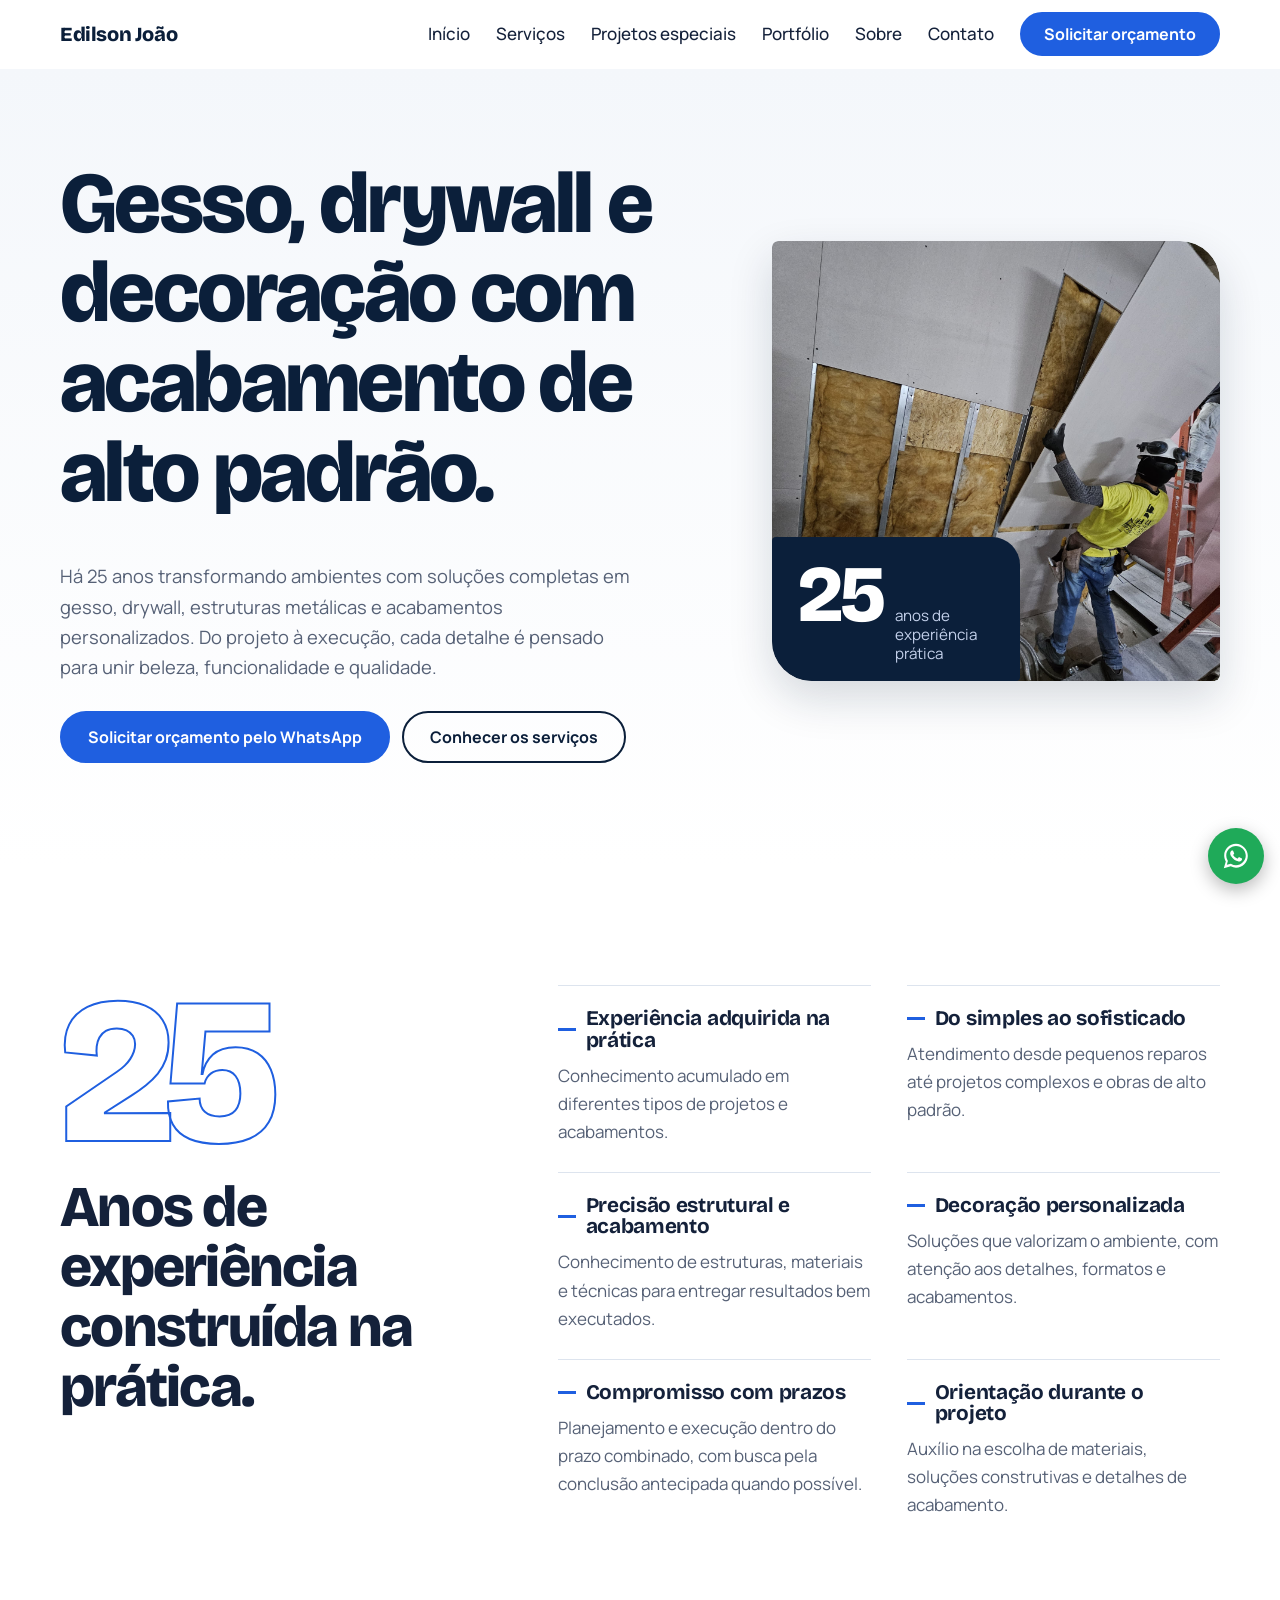
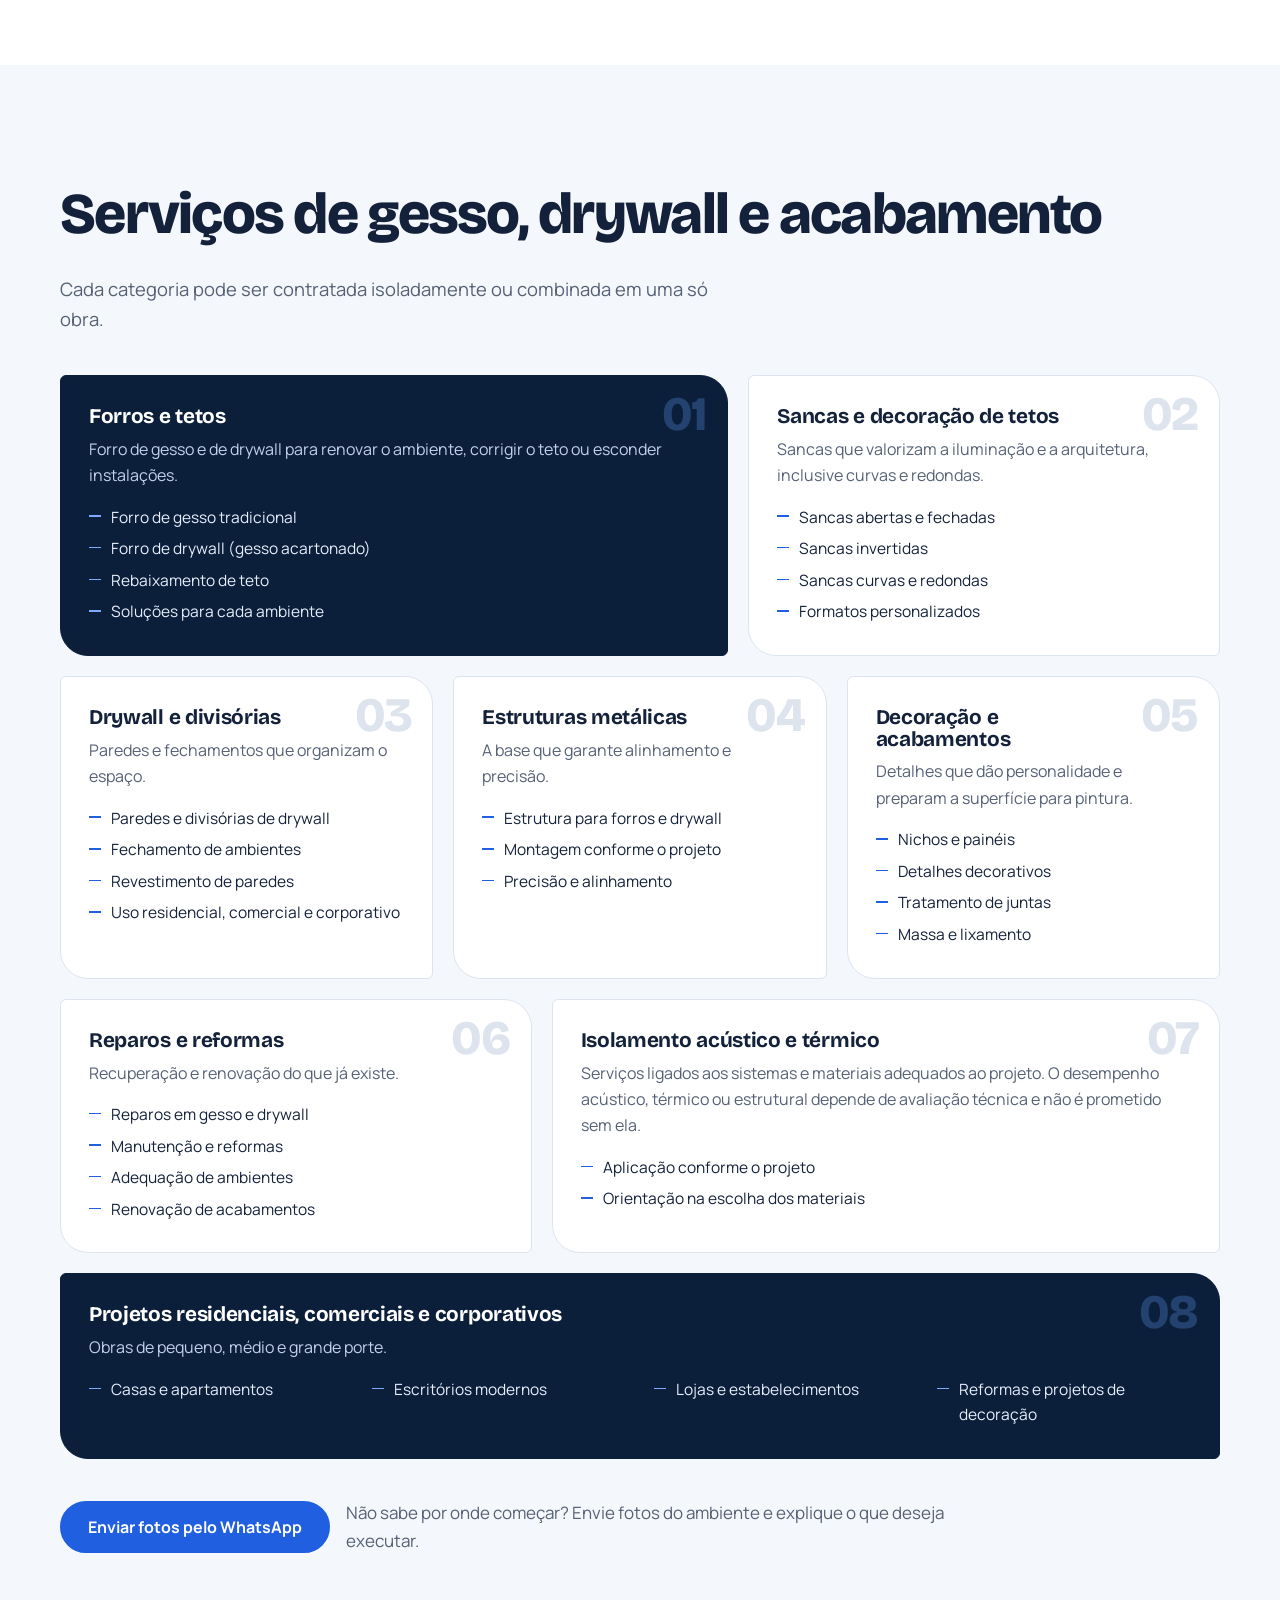
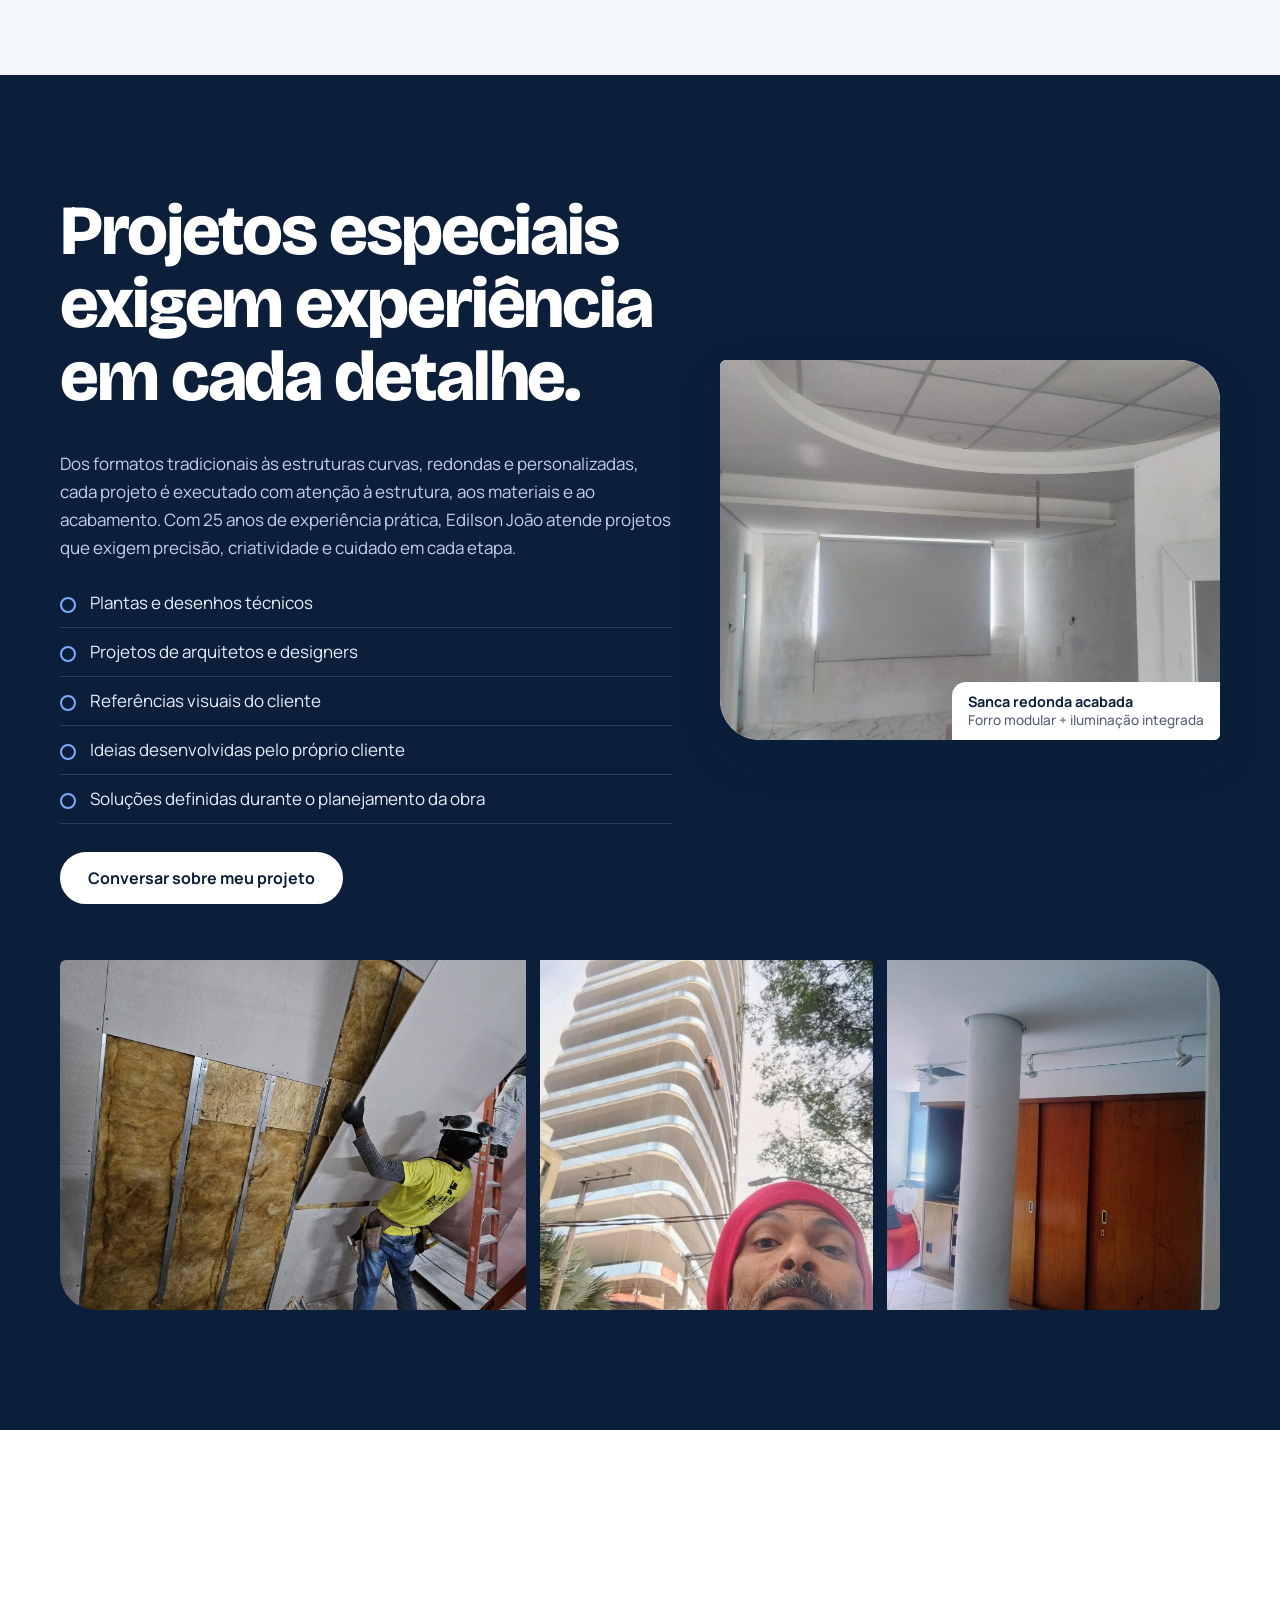
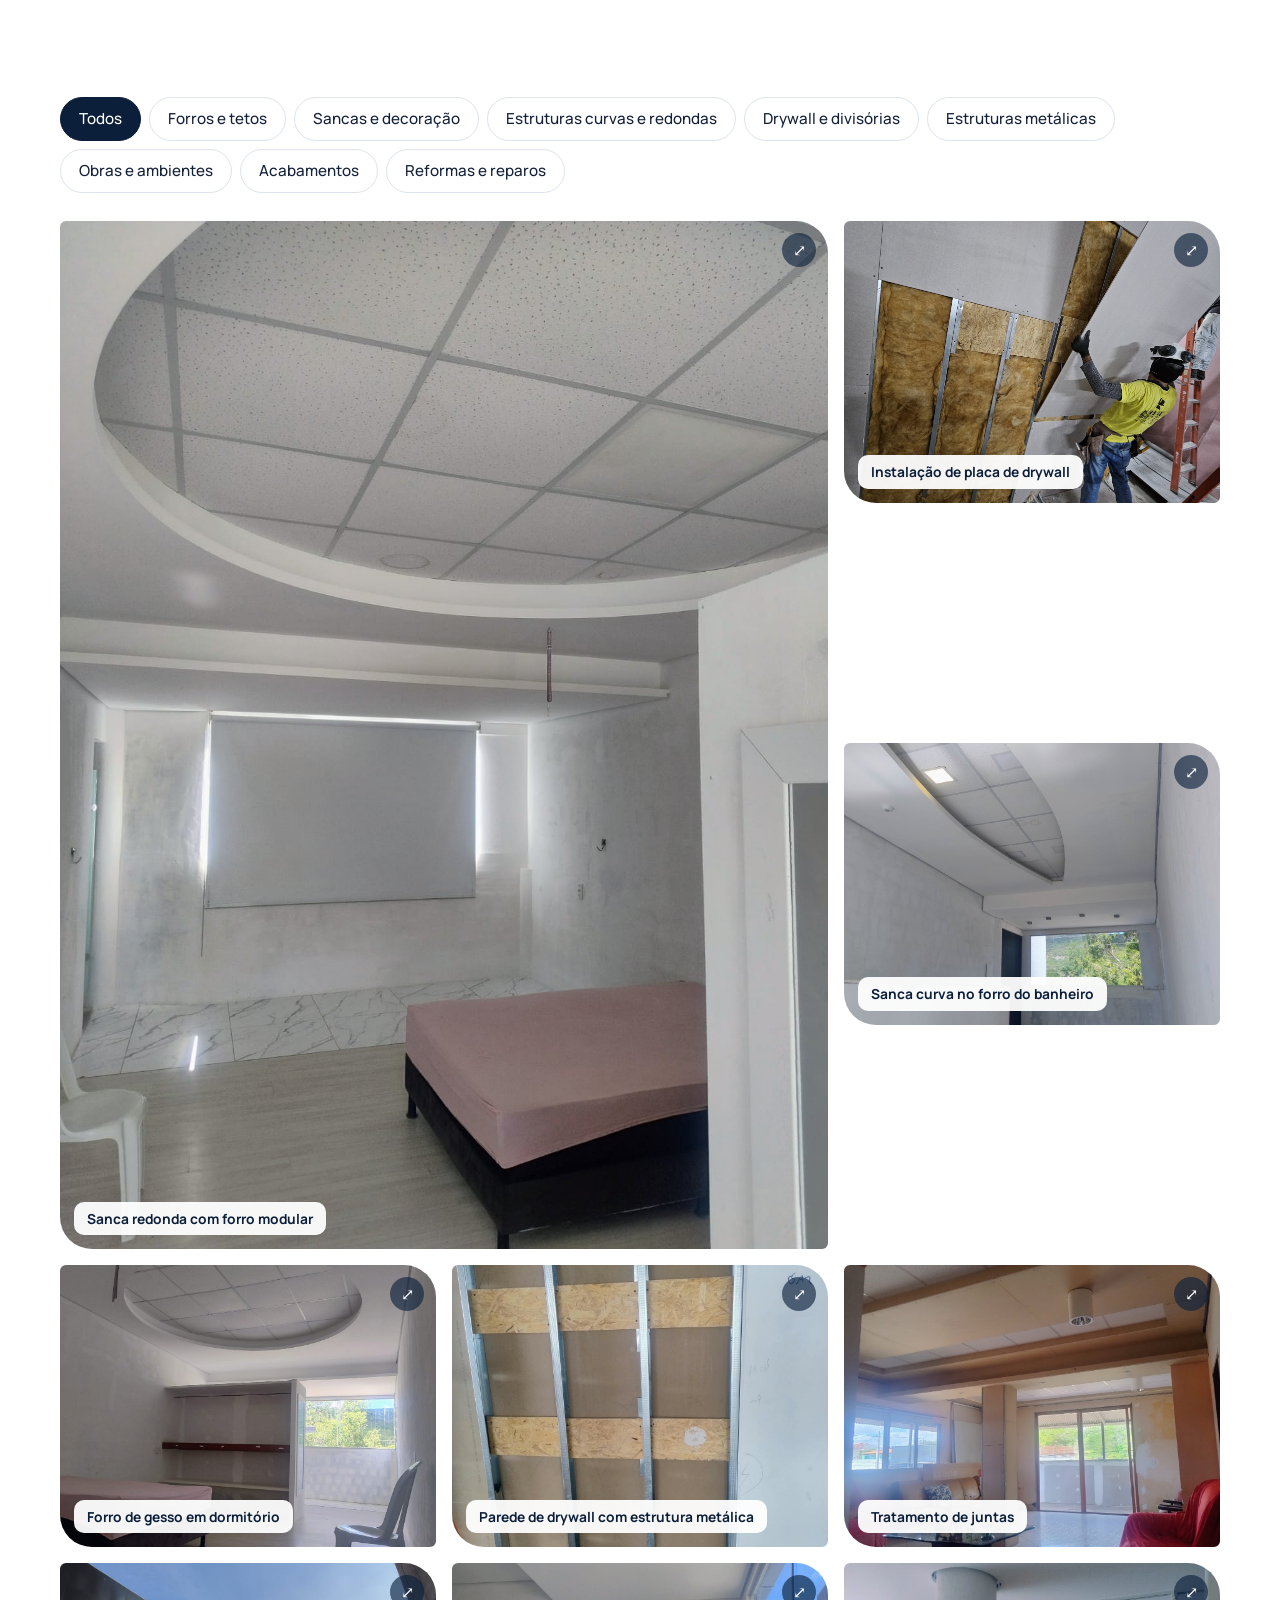
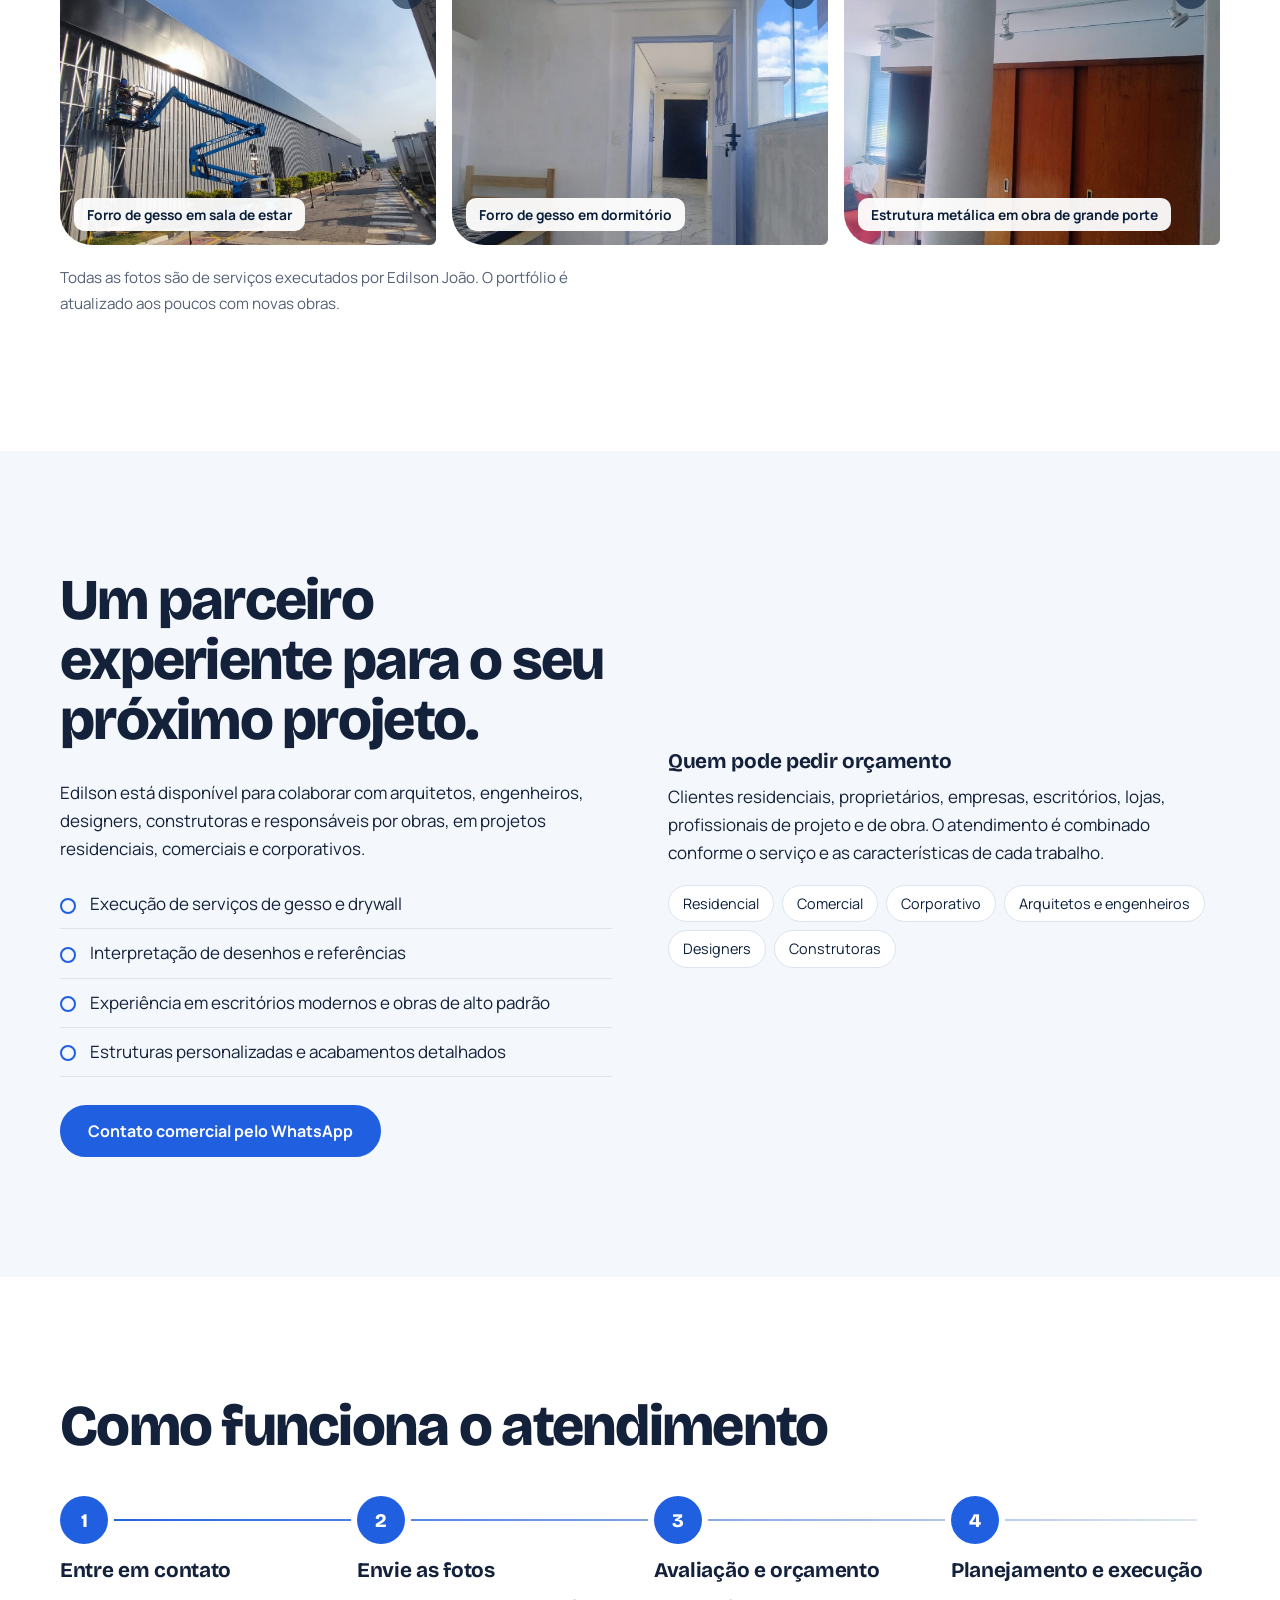
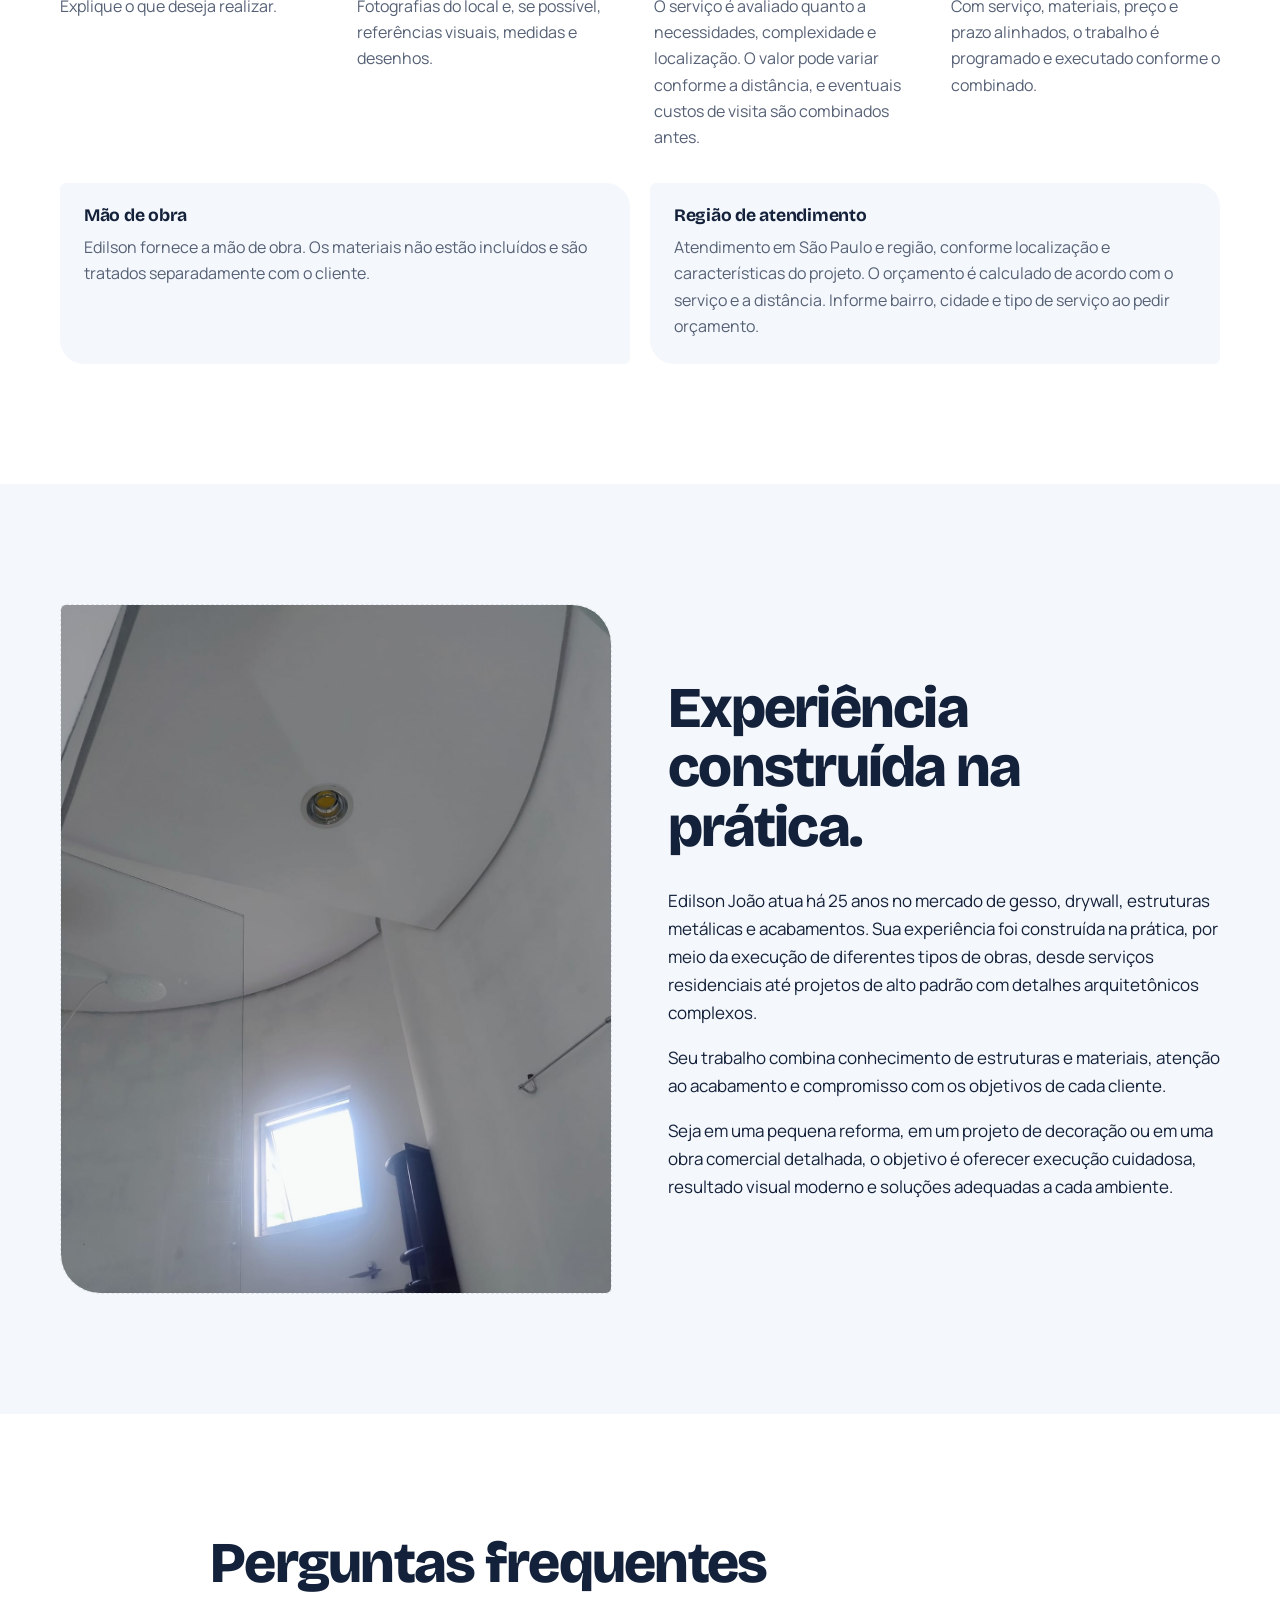
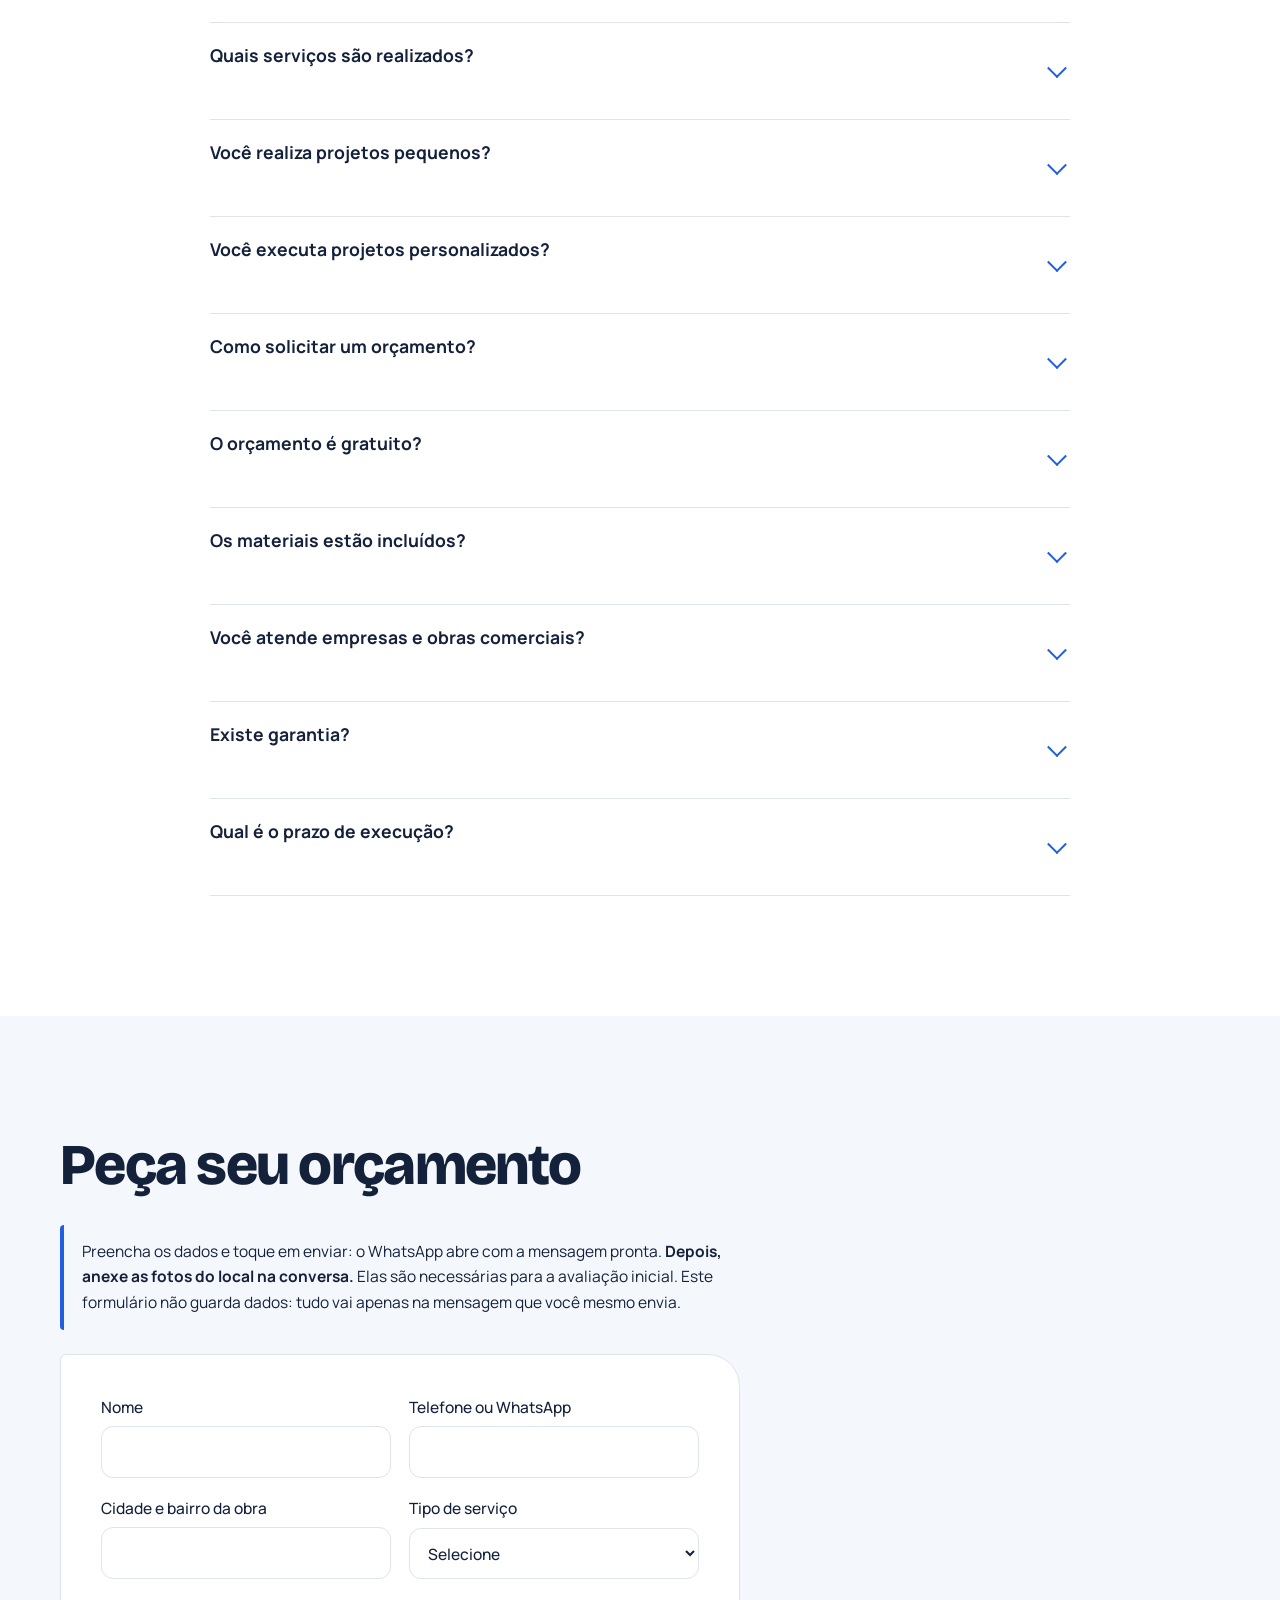
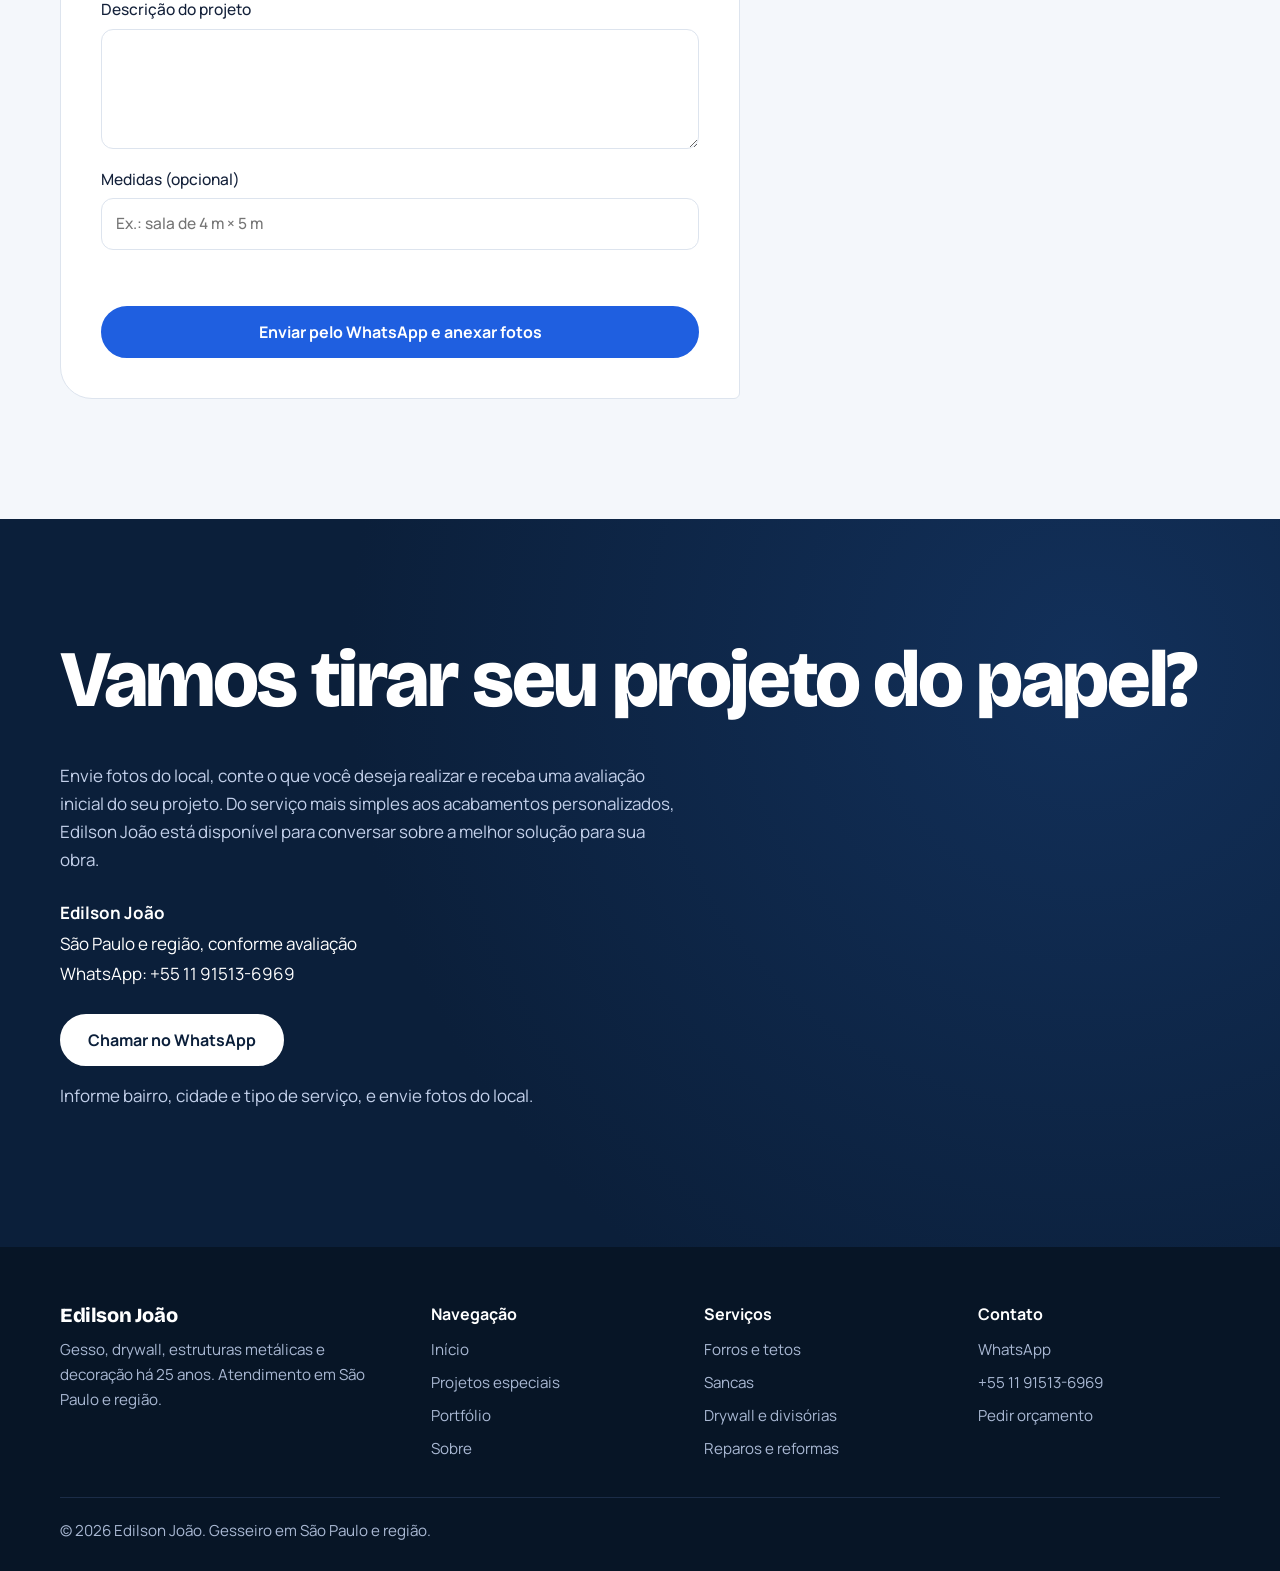
<file: Edilson João _ Gesso, drywall e decoração.html>
<!DOCTYPE html>
<html lang="pt-BR">
<head>
<meta charset="utf-8">
<meta name="viewport" content="width=device-width, initial-scale=1, viewport-fit=cover">
<title>Edilson João | Gesseiro em São Paulo: gesso, drywall e decoração</title>
<meta name="description" content="Gesseiro em São Paulo com 25 anos de experiência: forro de gesso, drywall, sancas curvas e redondas, estruturas metálicas e acabamento de alto padrão. Peça orçamento pelo WhatsApp.">
<link rel="preconnect" href="https://fonts.googleapis.com">
<link rel="preconnect" href="https://fonts.gstatic.com" crossorigin>
<link href="https://fonts.googleapis.com/css2?family=Bricolage+Grotesque:wght@500;700;800&family=Manrope:wght@400;500;700&display=swap" rel="stylesheet">
<script type="application/ld+json">{"@context":"https://schema.org","@type":"Person","name":"Edilson João","jobTitle":"Gesseiro e profissional de drywall","telephone":"+55 11 91513-6969","areaServed":"São Paulo e região"}</script>
<script>document.documentElement.classList.add("js")</script>
<style>
:root{--navy:#0b1f3a;--navy2:#12305a;--blue:#1f5fe0;--blue-d:#1749b3;--sky:#7fa9ff;--ice:#f4f7fb;--ink:#14213a;--mute:#566176;--line:#dde4ee;--bg:#fff;color-scheme:light;box-sizing:border-box;padding-top:env(safe-area-inset-top,0px);padding-bottom:env(safe-area-inset-bottom,0px)}
*,*::before,*::after{box-sizing:inherit}
html{scroll-behavior:smooth;scroll-padding-top:calc(72px + env(safe-area-inset-top,0px))}
body{margin:0;background:var(--bg);color:var(--ink);font:400 1.0625rem/1.65 Manrope,system-ui,sans-serif;-webkit-text-size-adjust:100%;overflow-x:hidden}
body::before{content:"";position:fixed;inset:0 0 auto;height:env(safe-area-inset-top,0px);background:var(--bg);z-index:30}
h1,h2,h3{font-family:"Bricolage Grotesque",Manrope,sans-serif;line-height:1.04;letter-spacing:-.03em;margin:0 0 .5em}
h1{font-size:clamp(2.5rem,7vw,5.4rem);font-weight:800}
h2{font-size:clamp(2rem,5vw,3.6rem);font-weight:800}
h3{font-size:1.3rem;letter-spacing:-.015em;font-weight:700}
p{margin:0 0 1em;max-width:62ch}
a{color:var(--blue)}
:focus-visible{outline:3px solid var(--sky);outline-offset:3px}
.wrap{width:min(1160px,100% - 48px);margin-inline:auto}
@media(max-width:640px){.wrap{width:min(1160px,100% - 32px)}}
section{padding:clamp(64px,10vw,120px) 0;position:relative}
@media(max-width:640px){section{padding:56px 0}}
.ice{background:var(--ice)}
.dark{background:var(--navy);color:#e8eefb}
.dark h2,.dark h3{color:#fff}.dark p{color:#c3d0ea}
.sub{color:var(--mute);font-size:1.15rem}
.dark .sub{color:#c3d0ea}
.btn{display:inline-flex;align-items:center;justify-content:center;gap:8px;min-height:50px;padding:12px 26px;border-radius:999px;border:2px solid var(--blue);background:var(--blue);color:#fff;font:700 1rem Manrope,sans-serif;text-decoration:none;cursor:pointer;transition:background .25s,transform .25s,box-shadow .25s,color .25s}
.btn:hover{background:var(--blue-d);border-color:var(--blue-d);transform:translateY(-2px);box-shadow:0 10px 24px rgba(31,95,224,.3)}
.btn.ghost{background:transparent;color:var(--navy);border-color:var(--navy)}
.btn.ghost:hover{background:var(--navy);color:#fff;box-shadow:none}
.dark .btn.ghost{color:#fff;border-color:#fff}.dark .btn.ghost:hover{background:#fff;color:var(--navy)}
.btn.light{background:#fff;color:var(--navy);border-color:#fff}.btn.light:hover{background:var(--ice);border-color:var(--ice);box-shadow:0 10px 24px rgba(0,0,0,.25)}
.row{display:flex;flex-wrap:wrap;gap:12px}
/* header */
header{position:sticky;top:env(safe-area-inset-top,0px);z-index:40;background:rgba(255,255,255,.92);backdrop-filter:blur(10px);border-bottom:1px solid transparent;transition:border-color .3s,box-shadow .3s}
header.sc{border-color:var(--line);box-shadow:0 6px 24px rgba(11,31,58,.07)}
.nav{display:flex;align-items:center;justify-content:space-between;min-height:68px;gap:16px}
@media(max-width:640px){.nav{min-height:60px}.brand{font-size:1.12rem}}
.btn{min-height:52px}
@media(max-width:640px){.btn{min-height:54px;padding:14px 22px;font-size:1rem}.row{gap:10px}.row .btn{width:100%}}
.brand{font:800 1.25rem "Bricolage Grotesque",sans-serif;color:var(--navy);text-decoration:none;letter-spacing:-.02em}
nav ul{display:flex;gap:26px;list-style:none;margin:0;padding:0;align-items:center}
nav li{display:flex}
@media(max-width:900px){nav li{display:block}}
nav a:not(.btn){color:var(--ink);text-decoration:none;font-weight:500;position:relative;padding:6px 0}
nav a:not(.btn)::after{content:"";position:absolute;left:0;bottom:0;height:2px;width:100%;background:var(--blue);transform:scaleX(0);transform-origin:left;transition:transform .3s}
nav a:not(.btn):hover::after{transform:scaleX(1)}
nav a.btn{min-height:44px;padding:8px 22px}
.burger{display:none;min-width:48px;min-height:48px;border:1px solid var(--line);background:none;border-radius:12px;color:var(--navy);font-size:1.4rem;cursor:pointer}
@media(max-width:900px){.burger{display:block}nav ul{position:absolute;left:0;right:0;top:100%;background:#fff;border-bottom:1px solid var(--line);box-shadow:0 24px 48px rgba(11,31,58,.14);flex-direction:column;align-items:stretch;gap:0;padding:10px 20px 20px;max-height:calc(100vh - 80px);overflow-y:auto;opacity:0;visibility:hidden;transform:translateY(-10px);transition:opacity .3s,transform .3s,visibility .3s}nav ul.open{opacity:1;visibility:visible;transform:none}nav li a:not(.btn){display:block;padding:15px 0;border-bottom:1px solid var(--line);font-size:1.05rem}nav li:last-of-type a:not(.btn){border-bottom:0}nav a.btn{display:flex;margin-top:14px}}
/* hero */
.hero{padding:clamp(40px,7vw,96px) 0 clamp(56px,8vw,110px);background:linear-gradient(180deg,var(--ice),#fff);overflow:hidden}
.hero-grid{display:grid;grid-template-columns:1.2fr .8fr;gap:40px;align-items:center}
@media(max-width:940px){.hero-grid{grid-template-columns:1fr}}
.hero h1{color:var(--navy)}
.hero .sub{max-width:52ch;margin-bottom:28px}
.art{position:relative;min-height:440px;color:var(--blue)}
@media(max-width:940px){.art{min-height:340px;order:-1;max-height:360px}}
@media(max-width:640px){.hero{padding:24px 0 48px}.art{min-height:0;aspect-ratio:4/3;max-height:none;margin-bottom:26px}.yr{padding:12px 16px;gap:9px}.yr b{font-size:2.6rem}.yr span{font-size:.82rem;max-width:10ch}}
.art svg{position:absolute;inset:0;width:100%;height:100%}
.art.has-img{border-radius:6px 40px 6px 40px;overflow:hidden;background:var(--ice);box-shadow:0 18px 44px rgba(11,31,58,.16)}
.art.img{border-radius:6px 40px 6px 40px;overflow:hidden;background:var(--ice);box-shadow:0 18px 44px rgba(11,31,58,.16)}
.art.img img{position:absolute;inset:0;width:100%;height:100%;object-fit:cover;border-radius:inherit}
.art-cap{position:absolute;right:0;bottom:0;z-index:2;max-width:78%;background:#fff;color:var(--navy);font:700 .9rem/1.35 Manrope,sans-serif;padding:10px 16px;border-radius:14px 0 0 0}
.art-cap span{display:block;font-weight:500;color:var(--mute);font-size:.85rem}
.art.has-img img{width:100%;height:100%;object-fit:cover;position:absolute;inset:0;border-radius:inherit}
.art .grid{stroke:var(--line);stroke-width:1}
.draw{fill:none;stroke:var(--blue);stroke-width:2;stroke-dasharray:1;stroke-dashoffset:1;animation:dr 2.4s .3s cubic-bezier(.3,.7,.2,1) forwards}
.draw.b{stroke:var(--navy);animation-delay:.6s}
@keyframes dr{to{stroke-dashoffset:0}}
.yr{position:absolute;left:0;bottom:0;z-index:2;background:var(--navy);color:#fff;padding:18px 26px;border-radius:4px 28px 4px 28px;display:flex;align-items:baseline;gap:12px}
.yr b{font:800 clamp(3.2rem,8vw,5rem)/1 "Bricolage Grotesque",sans-serif;letter-spacing:-.04em}
.yr span{max-width:11ch;line-height:1.25;font-size:.95rem;color:#c3d0ea}
.tag{position:absolute;right:0;top:8%;max-width:190px;font-size:.8rem;color:var(--mute);border:1.5px dashed var(--line);border-radius:12px;padding:10px 12px;background:rgba(255,255,255,.85)}
.in-up{opacity:0;transform:translateY(22px);animation:up .9s cubic-bezier(.2,.7,.2,1) forwards;animation-delay:var(--d,0s)}
@keyframes up{to{opacity:1;transform:none}}
/* reveal */
.js .rv{opacity:0;transform:translateY(24px);transition:opacity .8s cubic-bezier(.2,.7,.2,1),transform .8s cubic-bezier(.2,.7,.2,1);transition-delay:var(--d,0s)}
.js .rv.in{opacity:1;transform:none}
/* diferenciais */
.dif-grid{display:grid;grid-template-columns:.8fr 1.2fr;gap:56px;align-items:start}
@media(max-width:900px){.dif-grid{grid-template-columns:1fr;gap:32px}}
.big{font:800 clamp(7rem,18vw,13rem)/.85 "Bricolage Grotesque",sans-serif;letter-spacing:-.06em;color:transparent;-webkit-text-stroke:2px var(--blue);margin:0 0 16px}
.dl{display:grid;grid-template-columns:1fr 1fr;gap:0 36px}
@media(max-width:560px){.dl{grid-template-columns:1fr}}
.dl div{border-top:1px solid var(--line);padding:22px 0 26px}
.dl h3{display:flex;gap:10px;align-items:center}
.dl h3::before{content:"";width:18px;height:3px;background:var(--blue);flex:none}
.dl p{color:var(--mute);margin:0}
/* serviços */
.sg{display:grid;grid-template-columns:repeat(12,1fr);gap:20px;margin:40px 0}
.svc{grid-column:span 4;position:relative;background:#fff;border:1px solid var(--line);border-radius:6px 28px 6px 28px;padding:30px 28px;transition:transform .35s,border-color .35s,box-shadow .35s;overflow:hidden}
.svc:hover{transform:translateY(-6px);border-color:var(--blue);box-shadow:0 18px 40px rgba(11,31,58,.12)}
.svc.s7{grid-column:span 7}.svc.s5{grid-column:span 5}.svc.s12{grid-column:span 12}
.svc .n{position:absolute;right:22px;top:14px;font:800 3rem/1 "Bricolage Grotesque",sans-serif;color:var(--line);letter-spacing:-.04em}
.svc h3{max-width:80%;margin-bottom:.4em}
.svc p{color:var(--mute);font-size:1rem}
.svc ul{margin:0;padding:0;list-style:none;font-size:.97rem;display:grid;gap:6px}
.svc li{padding-left:22px;position:relative}
.svc li::before{content:"";position:absolute;left:0;top:.7em;width:12px;height:1.5px;background:var(--blue)}
.svc.k{background:var(--navy);border-color:var(--navy);color:#e8eefb}
.svc.k h3{color:#fff}.svc.k p{color:#c3d0ea}.svc.k .n{color:#24426f}.svc.k li::before{background:var(--sky)}
.svc.s12 ul{grid-template-columns:repeat(auto-fit,minmax(220px,1fr));gap:6px 28px}
@media(max-width:860px){.svc,.svc.s7,.svc.s5{grid-column:span 12}}
.cta-line{display:flex;flex-wrap:wrap;gap:16px;align-items:center}
.cta-line p{margin:0;color:var(--mute)}
@media(max-width:640px){.cta-line{flex-direction:column;align-items:stretch;gap:12px}.cta-line .btn{width:100%}}
/* especiais */
.sp{display:grid;grid-template-columns:1.1fr .9fr;gap:48px;align-items:center}
@media(max-width:900px){.sp{grid-template-columns:1fr}}
.sp h2{font-size:clamp(2.2rem,5.6vw,4.4rem)}
.sp .art{color:var(--sky);min-height:380px}
.sp .art.img{min-width:0}
@media(max-width:640px){.sp .art{min-height:0;aspect-ratio:4/3;margin-bottom:12px}.sp{row-gap:40px}.sp h2{font-size:clamp(1.9rem,8vw,2.6rem)}}
.sp>*{min-width:0}
.dif-grid>*,.hero-grid>*,.split>*{min-width:0}
.dark .draw{stroke:var(--sky)}.dark .draw.b{stroke:#fff}
.list{list-style:none;padding:0;margin:0 0 28px}
.list li{padding:10px 0 10px 30px;position:relative;border-bottom:1px solid rgba(255,255,255,.14)}
.list li::before{content:"";position:absolute;left:0;top:1.05em;width:16px;height:16px;border:2px solid var(--sky);border-radius:50%}
.ice .list li,.light .list li{border-color:var(--line)}
.ice .list li::before{border-color:var(--blue)}
.wide{margin-top:56px;aspect-ratio:21/8;min-height:180px;border:1.5px dashed rgba(127,169,255,.55);border-radius:6px 36px 6px 36px;display:grid;place-items:center;text-align:center;padding:20px;color:#9fb6e0;background:rgba(255,255,255,.03)}
.wide img{width:100%;height:100%;object-fit:cover;border-radius:inherit}
.wide.has-img{display:grid;grid-template-columns:1.4fr 1fr 1fr;gap:14px;padding:0;border:0;background:none;aspect-ratio:auto;min-height:0;margin-top:56px}
.wide.has-img img{height:100%;border-radius:0;aspect-ratio:4/3}
@media(max-width:860px){.wide.has-img{grid-template-columns:1fr 1fr}.wide.has-img img:first-child{grid-column:1/-1;aspect-ratio:16/9;border-radius:6px 36px 0 0}.wide.has-img img:nth-child(2){border-radius:0 0 0 36px}.wide.has-img img:nth-child(3){border-radius:0 0 36px 0}}
@media(max-width:520px){.wide.has-img{grid-template-columns:1fr}.wide.has-img img:first-child{aspect-ratio:4/3;border-radius:6px 36px 0 0}.wide.has-img img:nth-child(2){border-radius:0}.wide.has-img img:nth-child(3){border-radius:0 0 6px 36px}}
.wide.has-img img:first-child{border-radius:6px 0 0 36px}
.wide.has-img img:last-child{border-radius:0 36px 6px 0}
@media(max-width:700px){.wide.has-img{grid-template-columns:1fr;grid-template-rows:1.4fr 1fr}
.wide.has-img img:first-child{border-radius:6px 36px 0 0}.wide.has-img img:last-child{border-radius:0 0 6px 36px}}
/* portfólio */
.filters{display:flex;flex-wrap:wrap;gap:8px;margin:28px 0}
@media(max-width:700px){.filters{flex-wrap:nowrap;overflow-x:auto;padding-bottom:10px;margin:20px 0 24px;scrollbar-width:none;-webkit-overflow-scrolling:touch}.filters::-webkit-scrollbar{display:none}.filters button{flex:0 0 auto}}
.filters button{min-height:44px;padding:8px 18px;border-radius:999px;border:1px solid var(--line);background:#fff;color:var(--ink);font:500 .95rem Manrope,sans-serif;cursor:pointer;transition:background .25s,color .25s,border-color .25s}
.filters button:hover{border-color:var(--blue)}
.filters button[aria-pressed="true"]{background:var(--navy);border-color:var(--navy);color:#fff}
.gallery{display:grid;grid-template-columns:repeat(2,1fr);gap:20px}
@media(max-width:700px){.gallery{grid-template-columns:1fr;gap:16px}}
@media(min-width:900px){.gallery{grid-template-columns:repeat(3,1fr);gap:16px}}
.pf{position:relative;aspect-ratio:4/3;border-radius:6px 32px 6px 32px;overflow:hidden;border:0;padding:0;font:inherit;text-align:left;animation:up .6s both}
.pf:first-child:nth-last-child(n+3){grid-column:span 2;grid-row:span 2;aspect-ratio:1/1}
@media(min-width:900px){.pf:first-child:nth-last-child(n+3){grid-column:span 2;grid-row:span 2;aspect-ratio:auto}}
@media(max-width:700px){.pf:first-child:nth-last-child(n+3){grid-column:auto;grid-row:auto;aspect-ratio:4/3}}
.pf.ph{background:linear-gradient(135deg,var(--ice),#e6edf8);color:var(--blue);border:1.5px dashed var(--line)}
.pf svg{position:absolute;inset:0;width:100%;height:100%}
.pf svg *{fill:none;stroke:currentColor;stroke-width:1.5;opacity:.55}
.pf .cap{position:absolute;left:18px;bottom:16px;right:18px;background:#fff;border:1px solid var(--line);border-radius:12px;padding:10px 14px;font-size:.9rem;color:var(--mute)}
.pf .cap b{display:block;color:var(--navy)}
.pf img{width:100%;height:100%;object-fit:cover;transition:transform .6s}
button.pf{cursor:zoom-in}button.pf:hover img{transform:scale(1.05)}
.pf .pf-tag{position:absolute;left:14px;bottom:14px;z-index:2;background:rgba(255,255,255,.94);color:var(--navy);font:700 .86rem/1.3 Manrope,sans-serif;padding:8px 13px;border-radius:10px;max-width:calc(100% - 28px)}
.pf .pf-zoom{position:absolute;right:12px;top:12px;z-index:2;width:34px;height:34px;border-radius:50%;background:rgba(11,31,58,.62);color:#fff;display:grid;place-items:center;font-size:1rem;line-height:1}
@media(max-width:700px){.pf .pf-tag{font-size:.82rem;padding:7px 11px}.pf .pf-zoom{display:none}}
.note{font-size:.95rem;color:var(--mute);margin-top:20px}
dialog{border:0;padding:0;border-radius:16px;max-width:min(920px,94vw);background:#fff}
dialog::backdrop{background:rgba(5,12,25,.9)}
dialog img{display:block;max-width:100%;max-height:80vh}
dialog form{padding:8px;text-align:right}
@media(max-width:700px){dialog{max-width:94vw}dialog img{max-height:78vh}dialog form{padding:6px 8px 2px}dialog form .btn{width:auto;min-height:38px;padding:6px 18px;font-size:.9rem}}
/* empresas / sobre */
.split{display:grid;grid-template-columns:1fr 1fr;gap:56px;align-items:center}
@media(max-width:900px){.split{grid-template-columns:1fr;gap:32px}}
@media(max-width:640px){.ph-box{aspect-ratio:4/3}}
.ph-box{aspect-ratio:4/5;border:1.5px dashed var(--line);border-radius:6px 40px 6px 40px;background:#fff;display:grid;place-items:center;text-align:center;padding:24px;color:var(--mute);position:relative;overflow:hidden}
.ph-box svg{position:absolute;inset:0;width:100%;height:100%;color:var(--blue)}
.ph-box svg *{fill:none;stroke:currentColor;opacity:.3}
.ph-box span{position:relative;background:#fff;padding:8px 14px;border-radius:12px;border:1px solid var(--line);font-size:.9rem}
.ph-box img{position:absolute;inset:0;width:100%;height:100%;object-fit:cover}
.pill{display:inline-block;background:#fff;border:1px solid var(--line);border-radius:999px;padding:6px 14px;font-size:.9rem;margin:0 8px 8px 0;color:var(--navy)}
/* passos */
.steps{position:relative;display:grid;grid-template-columns:repeat(4,1fr);gap:28px;list-style:none;padding:0;margin:40px 0 32px;counter-reset:s}
.steps::before{content:"";position:absolute;top:23px;left:23px;right:23px;height:2px;background:linear-gradient(90deg,var(--blue),var(--line))}
.steps li{counter-increment:s;position:relative;padding-top:64px}
.steps li::before{content:counter(s);position:absolute;top:0;left:0;width:48px;height:48px;border-radius:50%;background:var(--blue);color:#fff;display:grid;place-items:center;font:800 1.2rem "Bricolage Grotesque",sans-serif;box-shadow:0 0 0 6px #fff}
.steps p{color:var(--mute);margin:0;font-size:1rem}
@media(max-width:860px){.steps{grid-template-columns:1fr;gap:24px}.steps::before{top:0;bottom:0;left:23px;right:auto;width:2px;height:auto}.steps li{padding:6px 0 0 70px}}
@media(max-width:640px){.steps li{padding:4px 0 0 62px}.steps li::before{width:42px;height:42px;font-size:1.05rem}.steps::before{left:20px}}
.info{display:grid;grid-template-columns:1fr 1fr;gap:20px}
@media(max-width:700px){.info{grid-template-columns:1fr}}
.info div{background:var(--ice);border-radius:6px 24px 6px 24px;padding:24px}
.info h3{font-size:1.1rem}.info p{margin:0;color:var(--mute);font-size:1rem}
/* faq */
details{border-top:1px solid var(--line)}
details:last-of-type{border-bottom:1px solid var(--line)}
summary{cursor:pointer;font:700 1.1rem Manrope,sans-serif;padding:20px 48px 20px 0;list-style:none;position:relative;min-height:56px;transition:color .25s}
@media(max-width:640px){summary{font-size:1.05rem;padding:18px 40px 18px 0;min-height:60px}}
summary:hover{color:var(--blue)}
summary::-webkit-details-marker{display:none}
summary::after{content:"";position:absolute;right:6px;top:50%;width:12px;height:12px;border-right:2px solid var(--blue);border-bottom:2px solid var(--blue);transform:translateY(-70%) rotate(45deg);transition:transform .3s}
details[open] summary::after{transform:translateY(-30%) rotate(-135deg)}
details p{color:var(--mute);animation:up .4s both}
/* form */
form.orc{display:grid;gap:18px;max-width:680px;background:#fff;border:1px solid var(--line);border-radius:6px 32px 6px 32px;padding:clamp(22px,4vw,40px)}
@media(max-width:640px){form.orc{padding:20px 18px;gap:16px}form.orc .btn{width:100%}}
.two{display:grid;grid-template-columns:1fr 1fr;gap:18px}
@media(max-width:560px){.two{grid-template-columns:1fr}}
label{display:grid;gap:6px;font-weight:500;font-size:.97rem}
input,select,textarea{font:inherit;color:var(--ink);background:#fff;border:1.5px solid var(--line);border-radius:12px;padding:12px 14px;min-height:50px;width:100%;transition:border-color .2s,box-shadow .2s}
@media(max-width:640px){input,select,textarea{font-size:16px;min-height:52px}}
input:focus,select:focus,textarea:focus{outline:0;border-color:var(--blue);box-shadow:0 0 0 4px rgba(31,95,224,.18)}
[aria-invalid="true"]{border-color:#c0392b!important}
textarea{min-height:120px;resize:vertical}
.err{color:#b3261e;font-size:.95rem;min-height:1.3em;font-weight:500}
.alert{background:var(--ice);border-left:4px solid var(--blue);padding:14px 18px;border-radius:4px 12px 12px 4px;font-size:.97rem;max-width:680px;margin-bottom:24px}
/* contato / footer */
.contact{background:radial-gradient(circle at 85% 20%,var(--navy2),var(--navy) 60%);overflow:hidden}
@media(max-width:640px){.contact{padding-bottom:calc(72px + env(safe-area-inset-bottom,0px))}}
.contact .btn.light{width:auto}
@media(max-width:640px){.contact .btn.light{width:100%}}
.contact .big2{font-size:clamp(2.4rem,6.5vw,5rem)}
.contact .ci{margin:24px 0;line-height:1.8;color:#fff}
footer{background:#071526;color:#a9b8d3;padding:56px 0 28px;font-size:.95rem}
.fg{display:grid;grid-template-columns:1.4fr 1fr 1fr 1fr;gap:32px;margin-bottom:36px}
@media(max-width:800px){.fg{grid-template-columns:1fr 1fr;gap:28px}}@media(max-width:480px){.fg{grid-template-columns:1fr;gap:24px}}
footer h4{color:#fff;margin:0 0 12px;font:700 1rem Manrope,sans-serif}
footer ul{list-style:none;margin:0;padding:0;display:grid;gap:8px}
footer a{color:#a9b8d3;text-decoration:none}footer a:hover{color:#fff;text-decoration:underline}
footer .brand{color:#fff;display:block;margin-bottom:10px}
.copy{border-top:1px solid #1b2c47;padding-top:20px}
.fab{position:fixed;right:max(16px,env(safe-area-inset-right,0px));bottom:calc(16px + env(safe-area-inset-bottom,0px));z-index:35;width:56px;height:56px;border-radius:50%;background:#1faa59;display:grid;place-items:center;box-shadow:0 6px 18px rgba(0,0,0,.28);transition:transform .25s}
@media(max-width:640px){.fab{width:54px;height:54px;right:max(14px,env(safe-area-inset-right,0px));bottom:calc(14px + env(safe-area-inset-bottom,0px))}}
.fab:hover{transform:scale(1.08)}
.fab svg{width:30px;height:30px;fill:#fff}
@media(prefers-reduced-motion:reduce){html{scroll-behavior:auto}*,*::before,*::after{animation:none!important;transition:none!important}.js .rv,.in-up{opacity:1!important;transform:none!important}.draw{stroke-dashoffset:0!important}}
</style>
</head>
<body>
<header id="top">
<div class="wrap nav">
<a class="brand" href="#inicio">Edilson João</a>
<button class="burger" aria-label="Abrir menu" aria-expanded="false" aria-controls="menu">☰</button>
<nav aria-label="Principal"><ul id="menu">
<li><a href="#inicio">Início</a></li><li><a href="#servicos">Serviços</a></li><li><a href="#especiais">Projetos especiais</a></li><li><a href="#portfolio">Portfólio</a></li><li><a href="#sobre">Sobre</a></li><li><a href="#contato">Contato</a></li>
<li><a class="btn wa" data-msg="geral" href="https://wa.me/5511915136969">Solicitar orçamento</a></li>
</ul></nav>
</div>
</header>

<main>
<section class="hero" id="inicio">
<div class="wrap hero-grid">
<div>
<h1 class="in-up">Gesso, drywall e decoração com acabamento de alto padrão.</h1>
<p class="sub in-up" style="--d:.15s">Há 25 anos transformando ambientes com soluções completas em gesso, drywall, estruturas metálicas e acabamentos personalizados. Do projeto à execução, cada detalhe é pensado para unir beleza, funcionalidade e qualidade.</p>
<div class="row in-up" style="--d:.3s"><a class="btn wa" data-msg="geral" href="https://wa.me/5511915136969">Solicitar orçamento pelo WhatsApp</a><a class="btn ghost" href="#servicos">Conhecer os serviços</a></div>
</div>
<div class="art in-up has-img" style="--d:.2s">
<img src="assets/241490.jpg" alt="Edilson João instalando placa de gesso acartonado em parede com estrutura metálica" loading="eager">
<div class="yr"><b id="cnt">25</b><span>anos de experiência prática</span></div>
</div>
</div>
</section>

<section aria-labelledby="dif-t">
<div class="wrap dif-grid">
<div class="rv"><p class="big" aria-hidden="true">25</p><h2 id="dif-t">Anos de experiência construída na prática.</h2></div>
<div class="dl">
<div class="rv"><h3>Experiência adquirida na prática</h3><p>Conhecimento acumulado em diferentes tipos de projetos e acabamentos.</p></div>
<div class="rv" style="--d:.08s"><h3>Do simples ao sofisticado</h3><p>Atendimento desde pequenos reparos até projetos complexos e obras de alto padrão.</p></div>
<div class="rv"><h3>Precisão estrutural e acabamento</h3><p>Conhecimento de estruturas, materiais e técnicas para entregar resultados bem executados.</p></div>
<div class="rv" style="--d:.08s"><h3>Decoração personalizada</h3><p>Soluções que valorizam o ambiente, com atenção aos detalhes, formatos e acabamentos.</p></div>
<div class="rv"><h3>Compromisso com prazos</h3><p>Planejamento e execução dentro do prazo combinado, com busca pela conclusão antecipada quando possível.</p></div>
<div class="rv" style="--d:.08s"><h3>Orientação durante o projeto</h3><p>Auxílio na escolha de materiais, soluções construtivas e detalhes de acabamento.</p></div>
</div>
</div>
</section>

<section class="ice" id="servicos" aria-labelledby="sv-t">
<div class="wrap">
<h2 id="sv-t" class="rv">Serviços de gesso, drywall e acabamento</h2>
<p class="sub rv">Cada categoria pode ser contratada isoladamente ou combinada em uma só obra.</p>
<div class="sg">
<article class="svc s7 k rv"><span class="n" aria-hidden="true">01</span><h3>Forros e tetos</h3><p>Forro de gesso e de drywall para renovar o ambiente, corrigir o teto ou esconder instalações.</p><ul><li>Forro de gesso tradicional</li><li>Forro de drywall (gesso acartonado)</li><li>Rebaixamento de teto</li><li>Soluções para cada ambiente</li></ul></article>
<article class="svc s5 rv" style="--d:.08s"><span class="n" aria-hidden="true">02</span><h3>Sancas e decoração de tetos</h3><p>Sancas que valorizam a iluminação e a arquitetura, inclusive curvas e redondas.</p><ul><li>Sancas abertas e fechadas</li><li>Sancas invertidas</li><li>Sancas curvas e redondas</li><li>Formatos personalizados</li></ul></article>
<article class="svc rv"><span class="n" aria-hidden="true">03</span><h3>Drywall e divisórias</h3><p>Paredes e fechamentos que organizam o espaço.</p><ul><li>Paredes e divisórias de drywall</li><li>Fechamento de ambientes</li><li>Revestimento de paredes</li><li>Uso residencial, comercial e corporativo</li></ul></article>
<article class="svc rv" style="--d:.08s"><span class="n" aria-hidden="true">04</span><h3>Estruturas metálicas</h3><p>A base que garante alinhamento e precisão.</p><ul><li>Estrutura para forros e drywall</li><li>Montagem conforme o projeto</li><li>Precisão e alinhamento</li></ul></article>
<article class="svc rv" style="--d:.16s"><span class="n" aria-hidden="true">05</span><h3>Decoração e acabamentos</h3><p>Detalhes que dão personalidade e preparam a superfície para pintura.</p><ul><li>Nichos e painéis</li><li>Detalhes decorativos</li><li>Tratamento de juntas</li><li>Massa e lixamento</li></ul></article>
<article class="svc s5 rv"><span class="n" aria-hidden="true">06</span><h3>Reparos e reformas</h3><p>Recuperação e renovação do que já existe.</p><ul><li>Reparos em gesso e drywall</li><li>Manutenção e reformas</li><li>Adequação de ambientes</li><li>Renovação de acabamentos</li></ul></article>
<article class="svc s7 rv" style="--d:.08s"><span class="n" aria-hidden="true">07</span><h3>Isolamento acústico e térmico</h3><p>Serviços ligados aos sistemas e materiais adequados ao projeto. O desempenho acústico, térmico ou estrutural depende de avaliação técnica e não é prometido sem ela.</p><ul><li>Aplicação conforme o projeto</li><li>Orientação na escolha dos materiais</li></ul></article>
<article class="svc s12 k rv"><span class="n" aria-hidden="true">08</span><h3>Projetos residenciais, comerciais e corporativos</h3><p>Obras de pequeno, médio e grande porte.</p><ul><li>Casas e apartamentos</li><li>Escritórios modernos</li><li>Lojas e estabelecimentos</li><li>Reformas e projetos de decoração</li></ul></article>
</div>
<div class="cta-line rv"><a class="btn wa" data-msg="geral" href="https://wa.me/5511915136969">Enviar fotos pelo WhatsApp</a><p>Não sabe por onde começar? Envie fotos do ambiente e explique o que deseja executar.</p></div>
</div>
</section>

<section class="dark" id="especiais" aria-labelledby="esp-t">
<div class="wrap">
<div class="sp">
<div class="rv">
<h2 id="esp-t">Projetos especiais exigem experiência em cada detalhe.</h2>
<p>Dos formatos tradicionais às estruturas curvas, redondas e personalizadas, cada projeto é executado com atenção à estrutura, aos materiais e ao acabamento. Com 25 anos de experiência prática, Edilson João atende projetos que exigem precisão, criatividade e cuidado em cada etapa.</p>
<ul class="list"><li>Plantas e desenhos técnicos</li><li>Projetos de arquitetos e designers</li><li>Referências visuais do cliente</li><li>Ideias desenvolvidas pelo próprio cliente</li><li>Soluções definidas durante o planejamento da obra</li></ul>
<a class="btn light wa" data-msg="especial" href="https://wa.me/5511915136969">Conversar sobre meu projeto</a>
</div>
<div class="art img rv" style="--d:.15s">
<img src="assets/241491.jpg" alt="Sanca redonda em gesso executada por Edilson João, com forro modular iluminado e acabamento concluído" loading="lazy">
<div class="art-cap">Sanca redonda acabada<span>Forro modular + iluminação integrada</span></div>
</div>
</div>
<div class="wide has-img rv" id="wide-ph">
<img src="assets/241490.jpg" alt="Edilson João instalando placa de gesso acartonado em parede com lã mineral" loading="lazy">
<img src="assets/IMG-20261017-WA0142.jpg" alt="Edifício de alto padrão em São Paulo avaliado por Edilson João" loading="lazy">
<img src="assets/IMG-20261017-WA0130.jpg" alt="Pilar e forro de gesso com trilhos de iluminação em ambiente de alto padrão" loading="lazy">
</div>
</div>
</section>

<section id="portfolio" aria-labelledby="pf-t">
<div class="wrap">
<h2 id="pf-t" class="rv">Portfólio</h2>
<p class="sub rv">Uma seleção de trabalhos por tipo de serviço. Toque em uma foto para ampliar.</p>
<div class="filters" role="group" aria-label="Filtrar por categoria"></div>
<div class="gallery"></div>
<p class="note">Todas as fotos são de serviços executados por Edilson João. O portfólio é atualizado aos poucos com novas obras.</p>
</div>
<dialog id="lb"><form method="dialog"><button class="btn ghost">Fechar</button></form><img alt=""></dialog>
</section>

<section class="ice" aria-labelledby="emp-t">
<div class="wrap split">
<div class="rv">
<h2 id="emp-t">Um parceiro experiente para o seu próximo projeto.</h2>
<p>Edilson está disponível para colaborar com arquitetos, engenheiros, designers, construtoras e responsáveis por obras, em projetos residenciais, comerciais e corporativos.</p>
<ul class="list"><li>Execução de serviços de gesso e drywall</li><li>Interpretação de desenhos e referências</li><li>Experiência em escritórios modernos e obras de alto padrão</li><li>Estruturas personalizadas e acabamentos detalhados</li></ul>
<a class="btn wa" data-msg="empresa" href="https://wa.me/5511915136969">Contato comercial pelo WhatsApp</a>
</div>
<div class="rv" style="--d:.12s"><h3>Quem pode pedir orçamento</h3><p>Clientes residenciais, proprietários, empresas, escritórios, lojas, profissionais de projeto e de obra. O atendimento é combinado conforme o serviço e as características de cada trabalho.</p>
<span class="pill">Residencial</span><span class="pill">Comercial</span><span class="pill">Corporativo</span><span class="pill">Arquitetos e engenheiros</span><span class="pill">Designers</span><span class="pill">Construtoras</span></div>
</div>
</section>

<section aria-labelledby="como-t">
<div class="wrap">
<h2 id="como-t" class="rv">Como funciona o atendimento</h2>
<ol class="steps">
<li class="rv"><h3>Entre em contato</h3><p>Explique o que deseja realizar.</p></li>
<li class="rv" style="--d:.1s"><h3>Envie as fotos</h3><p>Fotografias do local e, se possível, referências visuais, medidas e desenhos.</p></li>
<li class="rv" style="--d:.2s"><h3>Avaliação e orçamento</h3><p>O serviço é avaliado quanto a necessidades, complexidade e localização. O valor pode variar conforme a distância, e eventuais custos de visita são combinados antes.</p></li>
<li class="rv" style="--d:.3s"><h3>Planejamento e execução</h3><p>Com serviço, materiais, preço e prazo alinhados, o trabalho é programado e executado conforme o combinado.</p></li>
</ol>
<div class="info rv">
<div><h3>Mão de obra</h3><p>Edilson fornece a mão de obra. Os materiais não estão incluídos e são tratados separadamente com o cliente.</p></div>
<div><h3>Região de atendimento</h3><p>Atendimento em São Paulo e região, conforme localização e características do projeto. O orçamento é calculado de acordo com o serviço e a distância. Informe bairro, cidade e tipo de serviço ao pedir orçamento.</p></div>
</div>
</div>
</section>

<section class="ice" id="sobre" aria-labelledby="sb-t">
<div class="wrap split">
<div class="ph-box rv" id="about-ph"><img src="assets/IMG-20261017-WA0107.jpg" alt="Edilson João em frente a um edifício de alto padrão em São Paulo" loading="lazy"></div>
<div class="rv" style="--d:.12s">
<h2 id="sb-t">Experiência construída na prática.</h2>
<p>Edilson João atua há 25 anos no mercado de gesso, drywall, estruturas metálicas e acabamentos. Sua experiência foi construída na prática, por meio da execução de diferentes tipos de obras, desde serviços residenciais até projetos de alto padrão com detalhes arquitetônicos complexos.</p>
<p>Seu trabalho combina conhecimento de estruturas e materiais, atenção ao acabamento e compromisso com os objetivos de cada cliente.</p>
<p>Seja em uma pequena reforma, em um projeto de decoração ou em uma obra comercial detalhada, o objetivo é oferecer execução cuidadosa, resultado visual moderno e soluções adequadas a cada ambiente.</p>
</div>
</div>
</section>

<section aria-labelledby="faq-t">
<div class="wrap" style="max-width:860px">
<h2 id="faq-t" class="rv">Perguntas frequentes</h2>
<details><summary>Quais serviços são realizados?</summary><p>Forros de gesso, drywall, sancas, estruturas metálicas, divisórias, decoração, acabamentos, reparos, reformas e projetos personalizados.</p></details>
<details><summary>Você realiza projetos pequenos?</summary><p>Sim. O atendimento contempla serviços pequenos e grandes, de acordo com as características do trabalho.</p></details>
<details><summary>Você executa projetos personalizados?</summary><p>Sim. É possível trabalhar com desenhos técnicos, projetos de profissionais, referências visuais e ideias dos próprios clientes.</p></details>
<details><summary>Como solicitar um orçamento?</summary><p>Entre em contato pelo WhatsApp e envie fotografias do local, uma descrição do serviço e a cidade ou região onde será executado.</p></details>
<details><summary>O orçamento é gratuito?</summary><p>O valor é avaliado conforme o serviço e a distância. Eventuais custos de visita devem ser combinados previamente.</p></details>
<details><summary>Os materiais estão incluídos?</summary><p>Não. Edilson fornece a mão de obra, e o fornecimento dos materiais deve ser combinado separadamente.</p></details>
<details><summary>Você atende empresas e obras comerciais?</summary><p>Sim. O atendimento contempla clientes residenciais, empresas e projetos comerciais e corporativos.</p></details>
<details><summary>Existe garantia?</summary><p>Há garantia relacionada à qualidade de execução, ao funcionamento e à durabilidade do serviço, conforme as condições acordadas para cada trabalho. Os termos e limites são informados antes da contratação.</p></details>
<details><summary>Qual é o prazo de execução?</summary><p>Depende do tipo de serviço e da complexidade do projeto. O cronograma é alinhado durante o orçamento.</p></details>
</div>
</section>

<section class="ice" aria-labelledby="orc-t">
<div class="wrap">
<h2 id="orc-t" class="rv">Peça seu orçamento</h2>
<p class="alert rv">Preencha os dados e toque em enviar: o WhatsApp abre com a mensagem pronta. <strong>Depois, anexe as fotos do local na conversa.</strong> Elas são necessárias para a avaliação inicial. Este formulário não guarda dados: tudo vai apenas na mensagem que você mesmo envia.</p>
<form class="orc rv" id="orc" novalidate>
<div class="two"><label>Nome<input name="nome" autocomplete="name" required></label>
<label>Telefone ou WhatsApp<input name="tel" type="tel" autocomplete="tel" required></label></div>
<div class="two"><label>Cidade e bairro da obra<input name="local" required></label>
<label>Tipo de serviço<select name="servico" required><option value="">Selecione</option><option>Forro de gesso ou drywall</option><option>Sanca</option><option>Divisória ou parede de drywall</option><option>Estrutura metálica</option><option>Decoração e acabamento</option><option>Reparo ou reforma</option><option>Isolamento acústico ou térmico</option><option>Projeto personalizado</option><option>Outro</option></select></label></div>
<label>Descrição do projeto<textarea name="desc" required></textarea></label>
<label>Medidas (opcional)<input name="med" placeholder="Ex.: sala de 4 m × 5 m"></label>
<div class="err" id="err" role="alert"></div>
<button class="btn" type="submit">Enviar pelo WhatsApp e anexar fotos</button>
</form>
</div>
</section>

<section class="contact dark" id="contato" aria-labelledby="ct-t">
<div class="wrap rv">
<h2 id="ct-t" class="big2">Vamos tirar seu projeto do papel?</h2>
<p>Envie fotos do local, conte o que você deseja realizar e receba uma avaliação inicial do seu projeto. Do serviço mais simples aos acabamentos personalizados, Edilson João está disponível para conversar sobre a melhor solução para sua obra.</p>
<p class="ci"><strong>Edilson João</strong><br>São Paulo e região, conforme avaliação<br>WhatsApp: +55 11 91513-6969</p>
<a class="btn light wa" data-msg="geral" href="https://wa.me/5511915136969">Chamar no WhatsApp</a>
<p style="margin-top:16px">Informe bairro, cidade e tipo de serviço, e envie fotos do local.</p>
</div>
</section>
</main>

<footer>
<div class="wrap">
<div class="fg">
<div><a class="brand" href="#top">Edilson João</a><p>Gesso, drywall, estruturas metálicas e decoração há 25 anos. Atendimento em São Paulo e região.</p></div>
<div><h4>Navegação</h4><ul><li><a href="#inicio">Início</a></li><li><a href="#especiais">Projetos especiais</a></li><li><a href="#portfolio">Portfólio</a></li><li><a href="#sobre">Sobre</a></li></ul></div>
<div><h4>Serviços</h4><ul><li><a href="#servicos">Forros e tetos</a></li><li><a href="#servicos">Sancas</a></li><li><a href="#servicos">Drywall e divisórias</a></li><li><a href="#servicos">Reparos e reformas</a></li></ul></div>
<div><h4>Contato</h4><ul><li><a class="wa" data-msg="geral" href="https://wa.me/5511915136969">WhatsApp</a></li><li>+55 11 91513-6969</li><li><a href="#contato">Pedir orçamento</a></li></ul></div>
</div>
<div class="copy">© <span id="y"></span> Edilson João. Gesseiro em São Paulo e região.</div>
</div>
</footer>

<a class="fab wa" data-msg="geral" href="https://wa.me/5511915136969" aria-label="Falar com Edilson pelo WhatsApp"><svg viewBox="0 0 32 32" aria-hidden="true"><path d="M16 3C9 3 3.4 8.600 3.400 15.500c0 2.300.6 4.400 1.700 6.300L3 29l7.400-2c1.800 1 3.800 1.500 5.600 1.500 6.900 0 12.600-5.600 12.600-12.500S22.900 3 16 3zm0 22.800c-1.800 0-3.500-.5-5-1.400l-.4-.2-4.400 1.200 1.200-4.300-.3-.4a10 10 0 0 1-1.500-5.300C5.600 9.900 10.300 5.300 16 5.300s10.400 4.600 10.400 10.200S21.700 25.800 16 25.800zm5.700-7.600c-.3-.2-1.800-.9-2.100-1-.3-.1-.5-.2-.7.200l-1 1.200c-.2.200-.4.200-.7.100a8.300 8.300 0 0 1-4.100-3.600c-.3-.5.300-.5.900-1.600.1-.2 0-.4 0-.5l-1-2.300c-.3-.6-.5-.5-.7-.5h-.6c-.2 0-.5.100-.8.400-.3.300-1.100 1.100-1.100 2.600s1.100 3 1.300 3.200c.2.200 2.200 3.400 5.300 4.700 2 .8 2.700.9 3.700.7.600-.1 1.800-.7 2.100-1.500.3-.7.300-1.300.2-1.500-.1-.1-.3-.2-.6-.4z"/></svg></a>

<script>
(function(){
var N="5511915136969",M={
geral:"Olá, Edilson! Encontrei seu site e gostaria de solicitar um orçamento para um serviço de gesso, drywall ou acabamento. Vou enviar fotos e informações do projeto.",
especial:"Olá, Edilson! Gostaria de conversar sobre um projeto personalizado de gesso ou drywall. Tenho algumas referências e gostaria de enviar para avaliação.",
empresa:"Olá, Edilson! Represento uma empresa e gostaria de conversar sobre a execução de serviços de gesso, drywall ou estruturas metálicas em um projeto."};
function wa(t){return"https://wa.me/"+N+"?text="+encodeURIComponent(t)}
document.querySelectorAll("a.wa").forEach(function(a){a.href=wa(M[a.dataset.msg]||M.geral);a.target="_blank";a.rel="noopener"});
document.getElementById("y").textContent=new Date().getFullYear();
var rm=matchMedia("(prefers-reduced-motion:reduce)").matches;
/* cabeçalho e menu */
var h=document.querySelector("header"),b=document.querySelector(".burger"),u=document.getElementById("menu");
function sc(){h.classList.toggle("sc",scrollY>8)}addEventListener("scroll",sc,{passive:true});sc();
b.addEventListener("click",function(){var o=u.classList.toggle("open");b.setAttribute("aria-expanded",o)});
u.addEventListener("click",function(e){if(e.target.closest("a")){u.classList.remove("open");b.setAttribute("aria-expanded","false")}});
/* entrada ao rolar */
var rv=document.querySelectorAll(".rv");
if("IntersectionObserver" in window&&!rm){var io=new IntersectionObserver(function(es){es.forEach(function(e){if(e.isIntersecting){e.target.classList.add("in");io.unobserve(e.target)}})},{threshold:.12,rootMargin:"0px 0px -40px 0px"});rv.forEach(function(e){io.observe(e)})}else rv.forEach(function(e){e.classList.add("in")});
/* contagem dos 25 anos */
var c=document.getElementById("cnt");
if(!rm){var t0=null;c.textContent="0";setTimeout(function(){requestAnimationFrame(function s(t){if(!t0)t0=t;var p=Math.min((t-t0)/1400,1);c.textContent=Math.round(25*(1-Math.pow(1-p,3)));if(p<1)requestAnimationFrame(s)})},500)}
/* Portfólio: para publicar fotos reais, preencha "src" (caminho da imagem) em cada item; ele passa a abrir ampliado */
var cats=["Forros e tetos","Sancas e decoração","Estruturas curvas e redondas","Drywall e divisórias","Estruturas metálicas","Obras e ambientes","Acabamentos","Reformas e reparos"];
var items=[
{cats:[cats[1],cats[2],cats[6]],title:"Sanca redonda com forro modular",src:"assets/241491.jpg",alt:"Sanca redonda em gesso com forro modular iluminado e ambiente concluído"},
{cats:[cats[2],cats[3],cats[6]],title:"Instalação de placa de drywall",src:"assets/241490.jpg",alt:"Edilson João instalando placa de gesso acartonado em parede com estrutura metálica e lã mineral"},
{cats:[cats[1],cats[2],cats[6]],title:"Sanca curva no forro do banheiro",src:"assets/IMG-20261017-WA0122.jpg",alt:"Sanca curva em gesso com iluminação embutida no forro de um banheiro"},
{cats:[cats[0],cats[7]],title:"Forro de gesso em dormitório",src:"assets/IMG-20261017-WA0114.jpg",alt:"Forro de gesso rebaixado em dormitório com passagem para sacada"},
{cats:[cats[3],cats[4]],title:"Parede de drywall com estrutura metálica",src:"assets/IMG-20261017-WA0143.jpg",alt:"Estrutura metálica de parede de drywall com reforços em OSB"},
{cats:[cats[0],cats[7]],title:"Tratamento de juntas",src:"assets/IMG-20261017-WA0137.jpg",alt:"Parede de gesso com juntas e parafusos tratados com massa"},
{cats:[cats[1],cats[6]],title:"Forro de gesso em sala de estar",src:"assets/IMG-20261017-WA0145.jpg",alt:"Forro de gesso com iluminação embutida em sala de estar ampla"},
{cats:[cats[0],cats[7]],title:"Forro de gesso em dormitório",src:"assets/IMG-20261017-WA0113.jpg",alt:"Forro de gesso executado em dormitório com janela ampla"},
{cats:[cats[5],cats[4]],title:"Estrutura metálica em obra de grande porte",src:"assets/IMG-20261017-WA0130.jpg",alt:"Profissional em plataforma elevatória executando estrutura metálica em obra de grande porte"}];
function art(i){var s='<svg viewBox="0 0 400 300" preserveAspectRatio="xMidYMid slice" aria-hidden="true">';for(var k=1;k<=4;k++)s+='<ellipse cx="'+(150+i*30)+'" cy="'+(170-i*8)+'" rx="'+(36*k+i*10)+'" ry="'+(20*k+i*4)+'"/>';return s+'<path d="M0 230H400"/></svg>'}
var F=document.querySelector(".filters"),G=document.querySelector(".gallery"),cur="Todos";
function draw(){G.innerHTML="";items.forEach(function(it,i){if(cur!=="Todos"&&it.cats.indexOf(cur)<0)return;var e;
if(it.src){e=document.createElement("button");e.type="button";e.className="pf";e.setAttribute("aria-label","Ampliar: "+it.alt);e.innerHTML='<img src="'+it.src+'" alt="'+it.alt+'" loading="lazy"><span class="pf-tag">'+it.title+'</span><span class="pf-zoom" aria-hidden="true">⤢</span>';e.onclick=function(){var l=document.getElementById("lb"),im=l.querySelector("img");im.src=it.src;im.alt=it.alt;l.showModal()}}
else{e=document.createElement("div");e.className="pf ph";e.innerHTML=art(i)+'<div class="cap"><b>'+it.title+'</b>Espaço reservado para foto real</div>'}
G.appendChild(e)})}
["Todos"].concat(cats).forEach(function(n){var k=document.createElement("button");k.type="button";k.textContent=n;k.setAttribute("aria-pressed",n==="Todos");k.onclick=function(){cur=n;F.querySelectorAll("button").forEach(function(x){x.setAttribute("aria-pressed",x===k)});draw()};F.appendChild(k)});
draw();
/* formulário */
var f=document.getElementById("orc"),er=document.getElementById("err");
f.addEventListener("submit",function(e){e.preventDefault();
f.querySelectorAll("[aria-invalid]").forEach(function(x){x.removeAttribute("aria-invalid")});
var d=new FormData(f),n=d.get("nome").trim(),tel=d.get("tel").trim(),t=tel.replace(/\D/g,""),l=d.get("local").trim(),s=d.get("servico"),x=d.get("desc").trim(),bad=[];
if(!n)bad.push("nome");if(t.length<10)bad.push("tel");if(!l)bad.push("local");if(!s)bad.push("servico");if(!x)bad.push("desc");
if(bad.length){bad.forEach(function(k){f.elements[k].setAttribute("aria-invalid","true")});f.elements[bad[0]].focus();
er.textContent=bad.indexOf("tel")>-1&&bad.length===1?"Informe um telefone com DDD, por exemplo 11 91234-5678.":"Preencha os campos destacados: nome, telefone com DDD, cidade e bairro, tipo de serviço e descrição.";return}
er.textContent="";var med=d.get("med").trim();
var m="Olá, Edilson! Meu nome é "+n+". Gostaria de um orçamento.\nServiço: "+s+"\nLocal da obra: "+l+"\nDescrição: "+x+(med?"\nMedidas: "+med:"")+"\nMeu contato: "+tel+"\nVou enviar as fotos do local nesta conversa.";
window.open(wa(m),"_blank","noopener")});
})();
</script>
</body>
</html>
</file>
<file: assets/styles.css>
/* Edilson João — identidade editorial, sem dependências de interface. */
:root {
  --paper: #f6f2ea;
  --sand: #ddd0bf;
  --green: #28352f;
  --terra: #b58055;
  --ink: #252522;
  --muted: #64645a;
  --line: #d4cec2;
  --serif: 'Cormorant Garamond', Georgia, serif;
  --sans: 'Manrope', system-ui, sans-serif;
  color-scheme: light;
  font-family: var(--sans);
  color: var(--ink);
  background: var(--paper);
}
*, *::before, *::after { box-sizing: border-box; }
html { scroll-behavior: smooth; scroll-padding-top: 100px; }
body { margin: 0; font-size: 15px; line-height: 1.8; -webkit-text-size-adjust: 100%; }
button, input, textarea, select { font: inherit; }
button, a, summary { -webkit-tap-highlight-color: transparent; }
button { cursor: pointer; }
a { color: inherit; text-underline-offset: 5px; }
img { display: block; max-width: 100%; }
picture { display: block; }
h1, h2, h3, p { margin: 0; }
h1, h2, h3 { font-family: var(--serif); font-weight: 500; line-height: 1.05; }
h1 { font-size: clamp(3.3rem, 5.3vw, 5.4rem); letter-spacing: -.045em; }
h2 { font-size: clamp(2.5rem, 3.9vw, 4rem); letter-spacing: -.035em; }
h3 { font-size: 1.85rem; letter-spacing: -.02em; }
p { margin-bottom: 1.2em; }
p:last-child { margin-bottom: 0; }
::selection { background: var(--sand); color: var(--green); }
:focus-visible { outline: 2px solid #82572f; outline-offset: 5px; }
.dark :focus-visible, footer :focus-visible, #lb :focus-visible { outline-color: var(--sand); }
.wrap { width: min(1280px, calc(100% - 112px)); margin-inline: auto; }
section { padding-block: 110px; }
.ice { background: #eee8de; }
.dark { background: var(--green); color: var(--paper); }
.dark p { color: #d4d8ce; }
.sub { color: var(--muted); max-width: 62ch; font-size: 1rem; }
.eyebrow { display: block; color: #795537; font: 600 .68rem/1.6 var(--sans); text-transform: uppercase; letter-spacing: .19em; margin-bottom: 22px; }
.dark .eyebrow { color: #dbb38e; }
.section-heading { display: flex; justify-content: space-between; align-items: end; gap: 40px; margin-bottom: 42px; }
.section-heading h2 { max-width: 18ch; }
.section-heading .sub { max-width: 39ch; margin: 0 0 4px; }
.btn { min-height: 52px; display: inline-flex; align-items: center; justify-content: center; gap: 20px; padding: 13px 23px; background: var(--green); border: 1px solid var(--green); color: var(--paper); text-decoration: none; font: 600 .8rem/1.6 var(--sans); transition: background .2s, color .2s; }
.btn::after { content: '↗'; font-size: 1.2rem; font-weight: 400; }
.btn:hover { background: #3c5045; }
.btn.ghost { background: transparent; color: var(--green); border-color: #a6aa9e; }
.btn.ghost:hover { background: var(--sand); }
.btn.light, .dark .btn { background: var(--sand); border-color: var(--sand); color: var(--green); }
.btn.light:hover, .dark .btn:hover { background: var(--paper); }
.row { display: flex; flex-wrap: wrap; gap: 12px; }
.skip-link { position: fixed; top: 10px; left: 10px; padding: 12px; z-index: 100; background: var(--paper); transform: translateY(-160%); }
.skip-link:focus { transform: none; }
/* Navegação */
header { position: sticky; top: 0; z-index: 40; background: var(--paper); border-bottom: 1px solid var(--line); padding-top: env(safe-area-inset-top, 0px); }
.nav { min-height: 90px; display: flex; align-items: center; justify-content: space-between; gap: 24px; }
.brand { display: inline-flex; align-items: center; gap: 13px; text-decoration: none; flex-shrink: 0; }
.brand-name { font: 500 1.65rem/1 var(--serif); letter-spacing: -.04em; }
.brand small { display: block; font: 500 .54rem/1.5 var(--sans); text-transform: uppercase; letter-spacing: .16em; margin-top: 7px; }
.mark { height: 44px; width: 44px; border: 1px solid #a5a99b; display: grid; place-items: center; font: 500 1.55rem/1 var(--serif); letter-spacing: -.1em; padding-right: 3px; }
nav ul { display: flex; align-items: center; gap: 23px; list-style: none; padding: 0; margin: 0; }
nav a:not(.btn) { display: block; padding-block: 12px; font-size: .73rem; text-decoration: none; }
nav a:not(.btn):hover { text-decoration: underline; }
nav .btn { min-height: 44px; padding: 10px 16px; font-size: .72rem; }
.burger { display: none; width: 44px; height: 44px; padding: 10px; border: 1px solid var(--line); background: transparent; }
.burger span { display: block; height: 1px; background: var(--green); margin: 6px 0; transition: transform .2s; }
.burger[aria-expanded=true] span:first-child { transform: translateY(3.5px) rotate(45deg); }
.burger[aria-expanded=true] span:last-child { transform: translateY(-3.5px) rotate(-45deg); }
/* Abertura: texto editorial e fotografia real */
.hero { padding-block: 42px 0; }
.hero-meta { display: flex; justify-content: space-between; gap: 16px; padding-bottom: 28px; }
.hero-meta .eyebrow { margin: 0; color: var(--muted); font-size: .61rem; letter-spacing: .14em; }
.hero-grid { display: grid; grid-template-columns: 1fr 1fr; gap: 6%; align-items: center; }
.hero-copy { padding-block: 28px; }
.hero h1 { max-width: 12ch; margin-bottom: 26px; }
.hero h1 em { color: #7b684f; font-weight: 400; }
.hero .sub { max-width: 46ch; font-size: .93rem; margin-bottom: 30px; }
.hero .art { position: relative; align-self: stretch; min-height: 560px; }
.art picture, .art img { width: 100%; height: 100%; }
.art img { object-fit: cover; }
.hero .art img { object-position: 50% 40%; }
.hero .art picture { position: absolute; inset: 0; }
.photo-label { position: absolute; bottom: 0; left: 0; right: 0; padding: 14px 22px; color: var(--paper); background: var(--green); font-size: .65rem; letter-spacing: .06em; display: flex; justify-content: space-between; gap: 16px; }
.hero-foot { display: flex; align-items: center; justify-content: space-between; gap: 24px; padding-block: 29px; border-bottom: 1px solid var(--line); }
.yr { display: flex; align-items: center; gap: 14px; }
.yr b { font: 500 3.1rem/1 var(--serif); }
.yr span { font-size: .7rem; line-height: 1.5; max-width: 15ch; color: var(--muted); }
.hero-foot > p { font-size: .73rem; color: var(--muted); margin: 0; }
.text-link { display: inline-flex; min-height: 44px; align-items: center; gap: 22px; font-size: .75rem; text-decoration: none; border-bottom: 1px solid var(--green); }
.text-link::after { content: '↗'; font-size: 1.2rem; }
/* Experiência */
.dif-grid { display: grid; grid-template-columns: .85fr 1.4fr; gap: 10%; }
.dif-grid h2 { max-width: 13ch; }
.big { font: 400 8rem/.8 var(--serif); color: #877254; margin: 0 0 25px; }
.dl { display: grid; grid-template-columns: 1fr 1fr; gap: 32px; counter-reset: difference; }
.dl > div { border-top: 1px solid var(--line); padding-top: 20px; counter-increment: difference; }
.dl > div::before { content: '0' counter(difference); font-size: .65rem; color: #795537; display: block; margin-bottom: 15px; }
.dl h3 { font: 600 .9rem/1.5 var(--sans); margin-bottom: 9px; }
.dl p { color: var(--muted); font-size: .82rem; line-height: 1.8; }
/* Serviços: índice aberto, sem cartões */
.sg { display: grid; grid-template-columns: 1fr 1fr; column-gap: 64px; margin-block: 48px 36px; counter-reset: service; }
.svc { position: relative; padding: 28px 0 30px 47px; border-top: 1px solid #c7beaf; counter-increment: service; }
.svc::before { content: counter(service, decimal-leading-zero); position: absolute; top: 30px; left: 0; font-size: .7rem; color: #795537; }
.svc .ic { display: none; }
.svc h3 { font-size: 1.8rem; margin-bottom: 14px; }
.svc p { color: var(--muted); font-size: .85rem; margin-bottom: 16px; }
.svc ul { list-style: none; padding: 0; margin: 0; display: grid; gap: 4px; }
.svc li { position: relative; padding-left: 14px; font-size: .77rem; }
.svc li::before { content: '·'; position: absolute; left: 0; }
.cta-line { display: flex; align-items: center; gap: 28px; padding-top: 25px; border-top: 1px solid #c7beaf; }
.cta-line p { color: var(--muted); font-size: .82rem; margin: 0; max-width: 55ch; }
.cta-line .btn { flex-shrink: 0; }
/* Projetos especiais */
.sp { display: grid; grid-template-columns: 1fr .9fr; gap: 9%; align-items: center; }
.sp > .art { order: -1; position: relative; aspect-ratio: 4/5; }
.sp h2 { margin-bottom: 25px; }
.sp p { font-size: .86rem; }
.art-cap { position: absolute; bottom: 0; left: 0; right: 0; background: var(--sand); color: var(--green); padding: 17px 22px; font-size: .78rem; }
.art-cap span { display: block; font-size: .66rem; }
.list { list-style: none; margin: 24px 0 30px; padding: 0; }
.list li { border-bottom: 1px solid #526056; padding: 10px 0 10px 18px; position: relative; font-size: .8rem; }
.list li::before { content: '+'; position: absolute; left: 0; color: #dbb38e; }
.wide { display: grid; grid-template-columns: 1fr 1fr 1fr; gap: 24px; margin-top: 55px; padding-top: 32px; border-top: 1px solid #526056; }
.wide img { width: 100%; height: 320px; object-fit: cover; object-position: center; }
.wide figure { margin: 0; min-width: 0; }
.wide figcaption { padding-top: 12px; font-size: .67rem; color: #d4d8ce; }
/* Galeria */
#portfolio { background: var(--paper); }
.portfolio-tools { display: flex; justify-content: space-between; gap: 20px; align-items: center; margin: 34px 0; border-bottom: 1px solid var(--line); }
.filters { display: flex; gap: 28px; }
.filters button { border: 0; border-bottom: 2px solid transparent; padding: 15px 0; min-height: 48px; background: transparent; color: var(--muted); font-size: .75rem; white-space: nowrap; }
.filters button[aria-pressed=true] { border-bottom-color: var(--green); color: var(--green); font-weight: 700; }
.filters button:hover { color: var(--green); }
.gallery-count { color: var(--muted); font-size: .66rem; white-space: nowrap; margin: 0; }
.gallery { display: grid; grid-template-columns: repeat(3, minmax(0, 1fr)); grid-auto-rows: 340px; gap: 30px 24px; }
.pf { position: relative; padding: 0; border: 0; text-align: left; background: transparent; color: var(--green); min-width: 0; display: flex; flex-direction: column; }
.pf:first-child { grid-column: span 2; grid-row: span 2; }
.pf:nth-child(7), .pf:nth-child(10) { grid-column: span 2; }
.gallery.filtered { grid-template-columns: repeat(2, minmax(0, 1fr)); }
.gallery.filtered .pf { grid-column: auto; grid-row: auto; }
.pf picture { flex: 1; min-height: 0; width: 100%; overflow: hidden; background: var(--sand); }
.pf img { height: 100%; width: 100%; object-fit: cover; object-position: center 40%; transition: transform .5s; }
.pf:hover img { transform: scale(1.025); }
.pf-tag { display: flex; justify-content: space-between; align-items: start; gap: 12px; padding-top: 13px; font-size: .78rem; line-height: 1.5; min-height: 54px; }
.pf-tag::after { content: '↗'; font-size: 1.15rem; }
.pf-zoom { position: absolute; top: 14px; right: 14px; background: var(--paper); color: var(--green); width: 36px; height: 36px; display: grid; place-items: center; font-size: 1.2rem; }
.note { color: var(--muted); font-size: .73rem; margin-top: 28px; }
dialog#lb { border: 0; margin: 0; padding: 0; width: 100%; height: 100%; max-width: none; max-height: none; background: #1e2722; color: var(--paper); }
dialog#lb[open] { display: flex; align-items: center; justify-content: center; }
#lb::backdrop { background: #1e2722; }
#lb figure { margin: 0; padding: 70px 76px; display: grid; gap: 18px; justify-items: center; max-width: 100%; }
#lb img { max-width: 100%; max-height: 75dvh; width: auto; height: auto; object-fit: contain; }
#lb figcaption { display: flex; flex-wrap: wrap; justify-content: center; gap: 10px 22px; font-size: .8rem; text-align: center; }
#lb-n { color: var(--sand); }
.lb-x, .lb-nav { position: absolute; width: 48px; height: 48px; display: grid; place-items: center; border: 1px solid #7b887b; background: #28352f; color: var(--paper); font-size: 1.5rem; }
.lb-x { top: max(16px, env(safe-area-inset-top, 0px)); right: 16px; }
.lb-nav { top: 50%; transform: translateY(-50%); }
.lb-prev { left: 16px; } .lb-next { right: 16px; }
.one .lb-nav { display: none; }
body:has(dialog[open]) { overflow: hidden; }
/* Parcerias e apresentação pessoal */
.split { display: grid; grid-template-columns: 1fr 1fr; gap: 9%; align-items: center; }
.split h2 { margin-bottom: 24px; }
.split p { font-size: .88rem; color: var(--muted); }
#parcerias .list li { border-color: #c7beaf; }
#parcerias .list li::before { color: #795537; }
.partner-side { border-left: 1px solid #c7beaf; padding-left: 44px; }
.partner-side h3 { margin-bottom: 20px; font-size: 2.2rem; }
.pill { display: inline-block; padding: 8px 0; margin: 0 20px 4px 0; border-bottom: 1px solid #bcb19f; font-size: .74rem; }
.steps { list-style: none; display: grid; grid-template-columns: repeat(4, 1fr); gap: 30px; margin: 48px 0 42px; padding: 0; counter-reset: step; }
.steps li { counter-increment: step; border-top: 1px solid var(--line); padding-top: 22px; }
.steps li::before { content: counter(step, decimal-leading-zero); display: block; font: 400 3.5rem/1 var(--serif); color: #877254; margin-bottom: 24px; }
.steps h3 { font-size: 1.65rem; margin-bottom: 14px; }
.steps p { font-size: .8rem; color: var(--muted); }
.info { display: grid; grid-template-columns: 1fr 1fr; gap: 50px; padding: 28px 0 0; border-top: 1px solid var(--line); }
.info h3 { font: 600 .75rem/1.5 var(--sans); margin-bottom: 8px; }
.info p { font-size: .78rem; color: var(--muted); }
#sobre { background: #e4d9c9; }
#sobre .split p { color: #50564a; }
.ph-box { position: relative; margin: 0; }
.ph-box img { width: 100%; height: 570px; object-fit: cover; object-position: center; }
.ph-box figcaption { padding-top: 13px; font-size: .68rem; color: #595c51; }
.signature { display: block; margin-top: 28px; padding-top: 20px; border-top: 1px solid #bfb39f; font: italic 500 2.4rem/1.2 var(--serif); }
.signature small { display: block; font: 500 .65rem/1.5 var(--sans); margin-top: 10px; text-transform: uppercase; letter-spacing: .1em; }
/* Perguntas frequentes */
.faq { display: grid; grid-template-columns: .8fr 1.2fr; gap: 9%; align-items: start; }
.faq-side { position: sticky; top: 130px; }
.faq-side h2 { margin-bottom: 22px; }
.faq-side p { color: var(--muted); font-size: .85rem; max-width: 28ch; }
details { border-top: 1px solid var(--line); }
details:last-child { border-bottom: 1px solid var(--line); }
summary { position: relative; cursor: pointer; list-style: none; padding: 22px 36px 22px 0; font-size: .88rem; font-weight: 600; line-height: 1.6; }
summary::-webkit-details-marker { display: none; }
summary::after { content: '+'; position: absolute; right: 5px; top: 20px; color: #795537; font: 400 1.3rem var(--sans); }
details[open] summary::after { content: '−'; }
details p { color: var(--muted); font-size: .83rem; padding: 0 30px 23px 0; }
/* Orçamento */
.contact-grid { display: grid; grid-template-columns: .9fr 1.1fr; gap: 9%; align-items: start; }
.contact h2 { margin-bottom: 25px; }
.contact-grid > div > p { font-size: .86rem; }
.contact .ci { border-block: 1px solid #526056; padding-block: 23px; margin-block: 32px; color: var(--paper); }
.ci strong { font: 500 1.8rem/1.5 var(--serif); }
.contact .contact-hint { font-size: .72rem; margin-top: 18px; }
form.orc { display: grid; gap: 22px; padding: 34px; background: var(--paper); color: var(--ink); }
form.orc h3 { font-size: 2.1rem; }
.contact .alert { color: var(--muted); font-size: .75rem; margin: 0; line-height: 1.8; }
.two { display: grid; grid-template-columns: 1fr 1fr; gap: 18px; }
label { display: grid; gap: 8px; font-size: .74rem; font-weight: 600; }
input, select, textarea { width: 100%; min-width: 0; min-height: 48px; padding: 11px 12px; border: 1px solid #acae9e; border-radius: 0; background: transparent; color: var(--ink); font-size: 16px; line-height: 1.5; }
textarea { resize: vertical; min-height: 120px; }
input:focus, select:focus, textarea:focus { outline: 2px solid var(--green); outline-offset: 2px; }
[aria-invalid=true] { border-color: #a23223; }
.err { color: #a23223; font-size: .78rem; }
.err:empty { display: none; }
.dark form .btn { background: var(--green); border-color: var(--green); color: var(--paper); }
.dark form .btn:hover { background: #3c5045; }
.dark form :focus-visible { outline-color: #82572f; }
/* Rodapé */
footer { padding: 62px 0 24px; background: #202b25; color: #c6cdc1; }
.fg { display: grid; grid-template-columns: 1.6fr 1fr 1fr 1fr; gap: 40px; margin-bottom: 55px; }
footer .brand { color: var(--paper); margin-bottom: 20px; }
footer p { font-size: .75rem; max-width: 32ch; }
footer h4 { font: 600 .66rem/1.5 var(--sans); text-transform: uppercase; letter-spacing: .14em; color: var(--paper); margin: 0 0 16px; }
footer ul { list-style: none; padding: 0; margin: 0; font-size: .73rem; }
footer li { padding-block: 4px; }
footer a { text-decoration: none; }
footer a:hover { text-decoration: underline; }
.copy { border-top: 1px solid #465146; padding-top: 22px; font-size: .65rem; display: flex; justify-content: space-between; gap: 24px; padding-right: 52px; }
.fab { position: fixed; right: max(20px, env(safe-area-inset-right, 0px)); bottom: calc(20px + env(safe-area-inset-bottom, 0px)); z-index: 35; height: 52px; width: 52px; display: grid; place-items: center; border: 1px solid #a5b39d; border-radius: 50%; background: var(--green); color: var(--paper); transition: opacity .2s, transform .2s; }
.fab svg { width: 27px; height: 27px; fill: currentColor; }
.fab:hover { transform: translateY(-3px); }
.fab.off { opacity: 0; visibility: hidden; pointer-events: none; }
/* Entrada suave: o conteúdo continua visível se JavaScript falhar. */
.rv.in { animation: reveal .65s both; }
@keyframes reveal { from { opacity: .2; transform: translateY(15px); } to { opacity: 1; transform: none; } }
.hero-grid > *, .split > *, .sp > *, .dif-grid > *, .contact-grid > *, .faq > *, .fg > * { min-width: 0; }
@media (min-width: 1600px) { .hero .art { min-height: 650px; } }
@media (max-width: 1150px) {
  .wrap { width: calc(100% - 64px); }
  .nav { gap: 15px; }
  nav ul { gap: 15px; }
  nav a:not(.btn) { font-size: .68rem; }
  .brand-name { font-size: 1.4rem; }
  .mark { width: 38px; height: 38px; }
  .hero-grid { gap: 5%; }
  .hero .art { min-height: 520px; }
  .hero .row .btn { padding-inline: 17px; gap: 12px; }
  .gallery { grid-auto-rows: 300px; }
  .contact-grid { gap: 5%; }
  form.orc { padding: 25px; }
}
@media (max-width: 980px) {
  .nav { min-height: 76px; }
  .burger { display: block; margin-left: auto; }
  nav ul { display: none; position: absolute; inset: 100% 0 auto; background: var(--paper); padding: 16px 32px 28px; border-bottom: 1px solid var(--line); max-height: calc(100dvh - 76px); overflow-y: auto; }
  nav ul.open { display: block; }
  nav a:not(.btn) { padding: 13px 0; border-bottom: 1px solid var(--line); font-size: .88rem; }
  nav .btn { margin-top: 16px; width: 100%; }
  html:not(.js) header { position: relative; }
  html:not(.js) .nav { flex-wrap: wrap; }
  html:not(.js) .burger { display: none; }
  html:not(.js) nav { width: 100%; }
  html:not(.js) nav ul { display: block; position: static; padding: 0 0 20px; }
  section { padding-block: 80px; }
  .hero { padding-top: 28px; }
  .hero-grid { gap: 32px; }
  h1 { font-size: 3.8rem; }
  .hero .art { min-height: 550px; }
  .hero-foot > p { display: none; }
  .dif-grid { gap: 45px; grid-template-columns: .7fr 1.3fr; }
  .dl { gap: 24px; }
  .sg { column-gap: 36px; }
  .sp, .split { gap: 40px; }
  .sp > .art { aspect-ratio: auto; height: 530px; }
  .wide img { height: 245px; }
  .steps { grid-template-columns: 1fr 1fr; }
  .faq { gap: 40px; }
  .contact-grid { grid-template-columns: 1fr; gap: 40px; }
  .contact-grid > div { max-width: 620px; }
  .fg { grid-template-columns: 1.4fr 1fr; }
}
@media (max-width: 700px) {
  .wrap { width: calc(100% - 40px); }
  html { scroll-padding-top: 90px; }
  section { padding-block: 64px; }
  h1 { font-size: clamp(3.2rem, 11vw, 4.5rem); }
  h2 { font-size: clamp(2.45rem, 8vw, 3.3rem); }
  .eyebrow { margin-bottom: 16px; font-size: .61rem; }
  .nav { min-height: 72px; }
  .brand-name { font-size: 1.55rem; }
  .brand small { font-size: .49rem; }
  nav ul { padding-inline: 20px; }
  .hero-meta { padding-bottom: 7px; }
  .hero-meta .eyebrow { font-size: .52rem; letter-spacing: .09em; }
  .hero-meta .eyebrow:last-child { display: none; }
  .hero-grid { grid-template-columns: 1fr; gap: 24px; }
  .hero-copy { padding-block: 20px 0; }
  .hero h1 { max-width: 12ch; margin-bottom: 22px; }
  .hero .sub { font-size: .9375rem; margin-bottom: 24px; }
  .hero .row { display: grid; grid-template-columns: 1fr 1fr; gap: 10px; }
  .hero .row .btn { font-size: .8rem; padding-inline: 10px; }
  .hero .art { min-height: 0; aspect-ratio: 4/4.4; }
  .photo-label { padding: 11px 14px; font-size: .59rem; }
  .hero-foot { padding-block: 22px; gap: 10px; }
  .yr b { font-size: 2.8rem; }
  .yr span { font-size: .62rem; }
  .hero-foot .text-link { font-size: .66rem; gap: 10px; }
  .section-heading { display: block; margin-bottom: 26px; }
  .section-heading .sub { margin-top: 20px; font-size: .85rem; }
  .dif-grid, .sp, .split, .faq { grid-template-columns: 1fr; gap: 34px; }
  .dif-grid > div:first-child { display: grid; grid-template-columns: auto 1fr; gap: 18px; align-items: center; }
  .dif-grid > div:first-child .eyebrow { grid-column: 1/-1; margin-bottom: 0; }
  .dif-grid h2 { font-size: 2.15rem; max-width: 16ch; }
  .big { font-size: 6rem; margin-bottom: 0; }
  .dl { gap: 25px 22px; }
  .dl h3 { font-size: .82rem; }
  .dl p { font-size: .77rem; }
  .sg { grid-template-columns: 1fr; margin-top: 30px; }
  .svc { padding: 25px 0 26px 37px; }
  .svc h3 { font-size: 1.85rem; }
  .svc::before { top: 27px; }
  .cta-line { flex-direction: column; align-items: stretch; gap: 18px; }
  .cta-line p { font-size: .78rem; }
  .sp > .art { order: 0; height: auto; aspect-ratio: 4/5; }
  .sp h2 { max-width: 16ch; }
  .wide { gap: 12px; margin-top: 30px; padding-top: 25px; }
  .wide img { height: 170px; }
  .wide figcaption { font-size: .6rem; }
  .portfolio-tools { display: block; margin-block: 24px; }
  .filters { gap: 20px; overflow-x: auto; padding-inline: 5px; margin-inline: -5px; }
  .filters button { font-size: .7rem; flex-shrink: 0; }
  .gallery-count { padding: 10px 0; font-size: .64rem; }
  .gallery { grid-template-columns: 1fr 1fr; grid-auto-rows: auto; gap: 24px 14px; }
  .pf:nth-child(7), .pf:nth-child(10) { grid-column: auto; }
  .pf:first-child { grid-column: 1/-1; grid-row: auto; }
  .pf picture { flex: none; aspect-ratio: 3/4; }
  .pf:first-child picture { aspect-ratio: 4/3; }
  .pf-tag { font-size: .72rem; padding-top: 10px; min-height: 0; }
  .pf-zoom { top: 8px; right: 8px; width: 28px; height: 28px; font-size: 1rem; }
  #lb figure { padding: 70px 16px 105px; }
  #lb img { max-height: 65dvh; }
  .lb-nav { top: auto; bottom: max(18px, env(safe-area-inset-bottom, 0px)); transform: none; }
  .partner-side { border-left: 0; padding: 28px 0 0; border-top: 1px solid #c7beaf; }
  .steps { gap: 30px 24px; margin-top: 32px; }
  .steps h3 { font-size: 1.55rem; }
  .steps li::before { font-size: 3rem; margin-bottom: 18px; }
  .info { grid-template-columns: 1fr; gap: 24px; }
  .ph-box img { height: auto; aspect-ratio: 4/5; }
  .faq-side { position: static; }
  .faq-side p { max-width: none; }
  summary { font-size: .83rem; }
  .contact-grid { gap: 30px; }
  form.orc { padding: 24px 20px; gap: 20px; }
  .two { grid-template-columns: 1fr; gap: 20px; }
  .orc .btn { font-size: .74rem; gap: 10px; padding-inline: 12px; }
  .dl p, .svc p, .steps p, .info p, .split p, .contact-grid > div > p, .contact .alert, details p { font-size: .875rem; }
  .svc li, .list li, label { font-size: .8125rem; }
  summary { font-size: .9rem; }
  footer { padding-top: 45px; padding-bottom: calc(25px + env(safe-area-inset-bottom, 0px)); }
  .fg { grid-template-columns: 1fr 1fr; gap: 32px 20px; margin-bottom: 30px; }
  .fg > div:first-child { grid-column: 1/-1; }
  .copy { display: block; font-size: .61rem; }
  .copy a { display: inline-block; margin-top: 8px; min-height: 44px; }
  .fab { width: 48px; height: 48px; right: 14px; bottom: calc(14px + env(safe-area-inset-bottom, 0px)); }
}
@media (max-width: 360px) {
  .wrap { width: calc(100% - 32px); }
  .hero .row { grid-template-columns: 1fr; }
  .hero-foot .text-link { max-width: 13ch; }
  .dl, .steps, .gallery, .gallery.filtered { grid-template-columns: 1fr; }
  .pf:first-child { grid-column: auto; }
  .pf picture, .pf:first-child picture { aspect-ratio: 4/4.5; }
  .wide { grid-template-columns: 1fr 1fr; }
  .wide figure:first-child { grid-column: 1/-1; }
  .wide figure:first-child img { height: 220px; }
  .dif-grid h2 { font-size: 1.8rem; }
  .big { font-size: 5rem; }
  form.orc { padding-inline: 16px; }
}
@media (prefers-reduced-motion: reduce) {
  html { scroll-behavior: auto; }
  *, *::before, *::after { animation: none !important; transition: none !important; }
}
</file>
